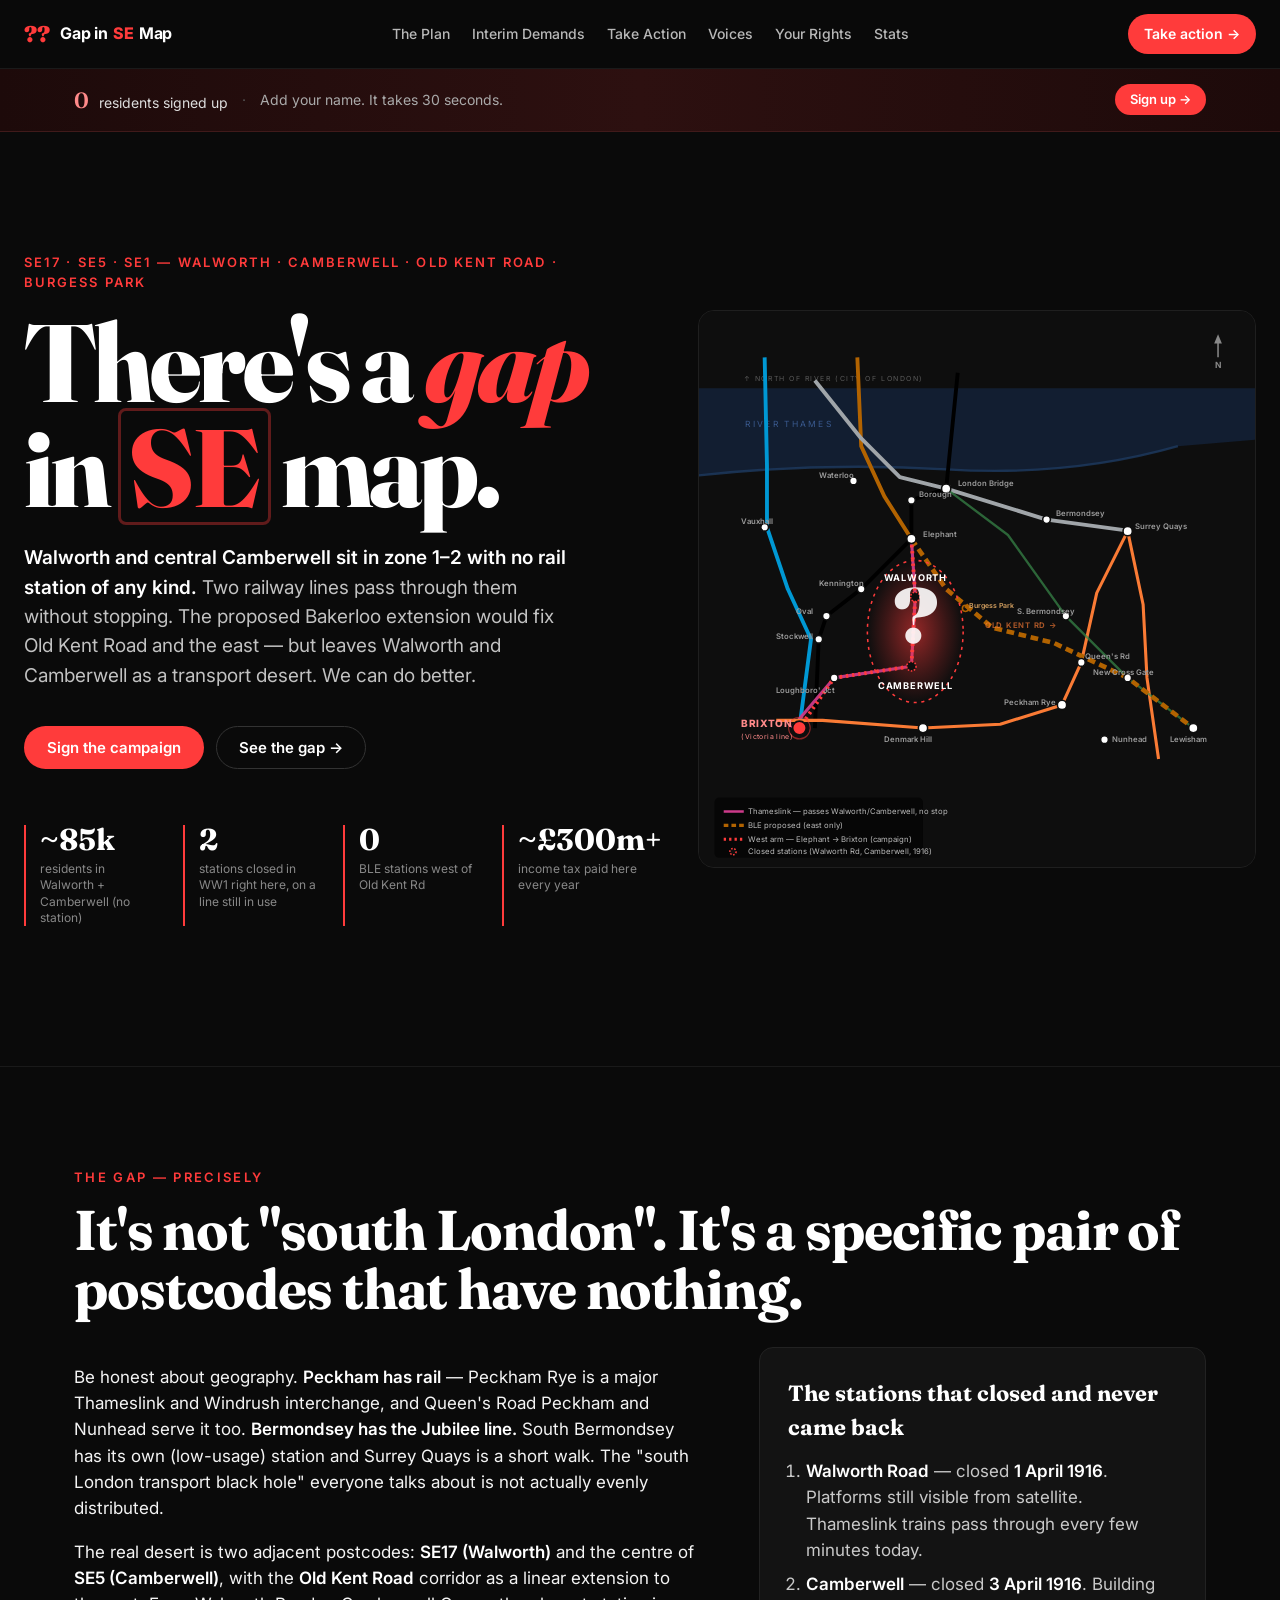
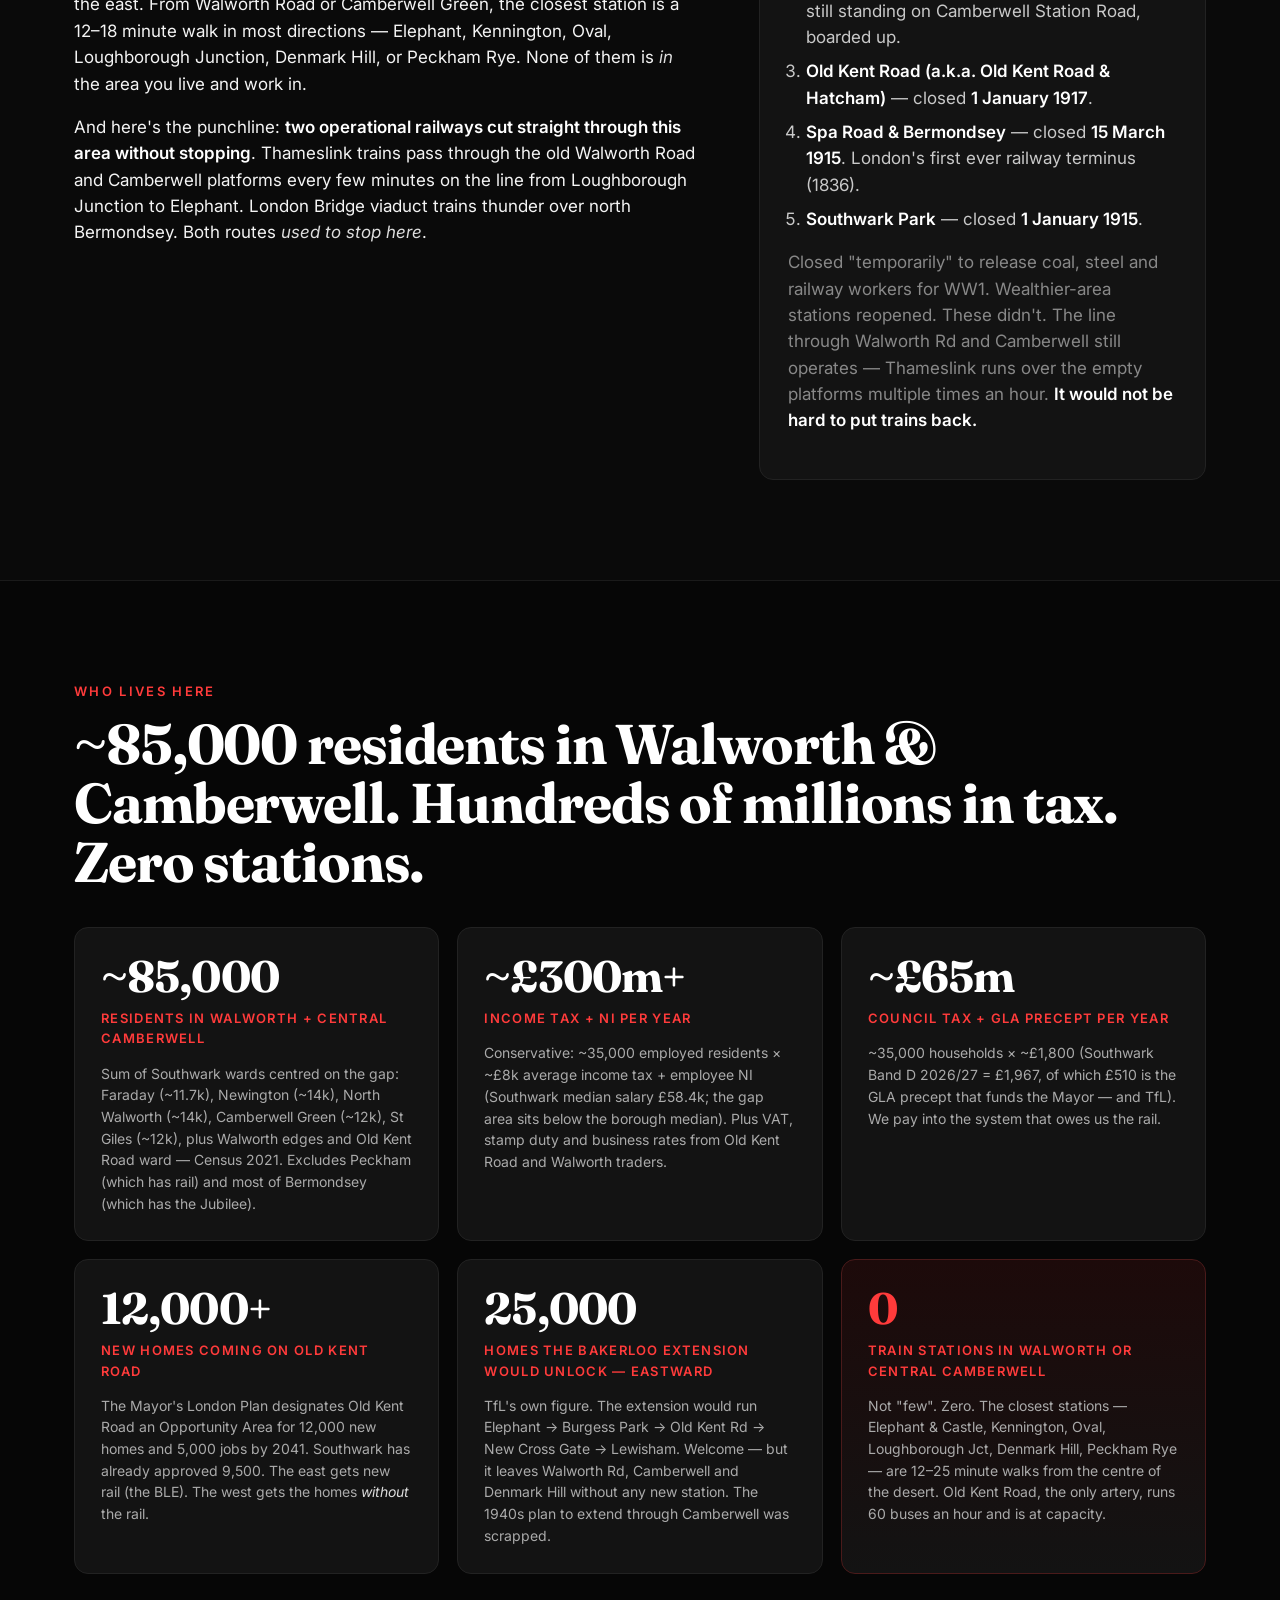
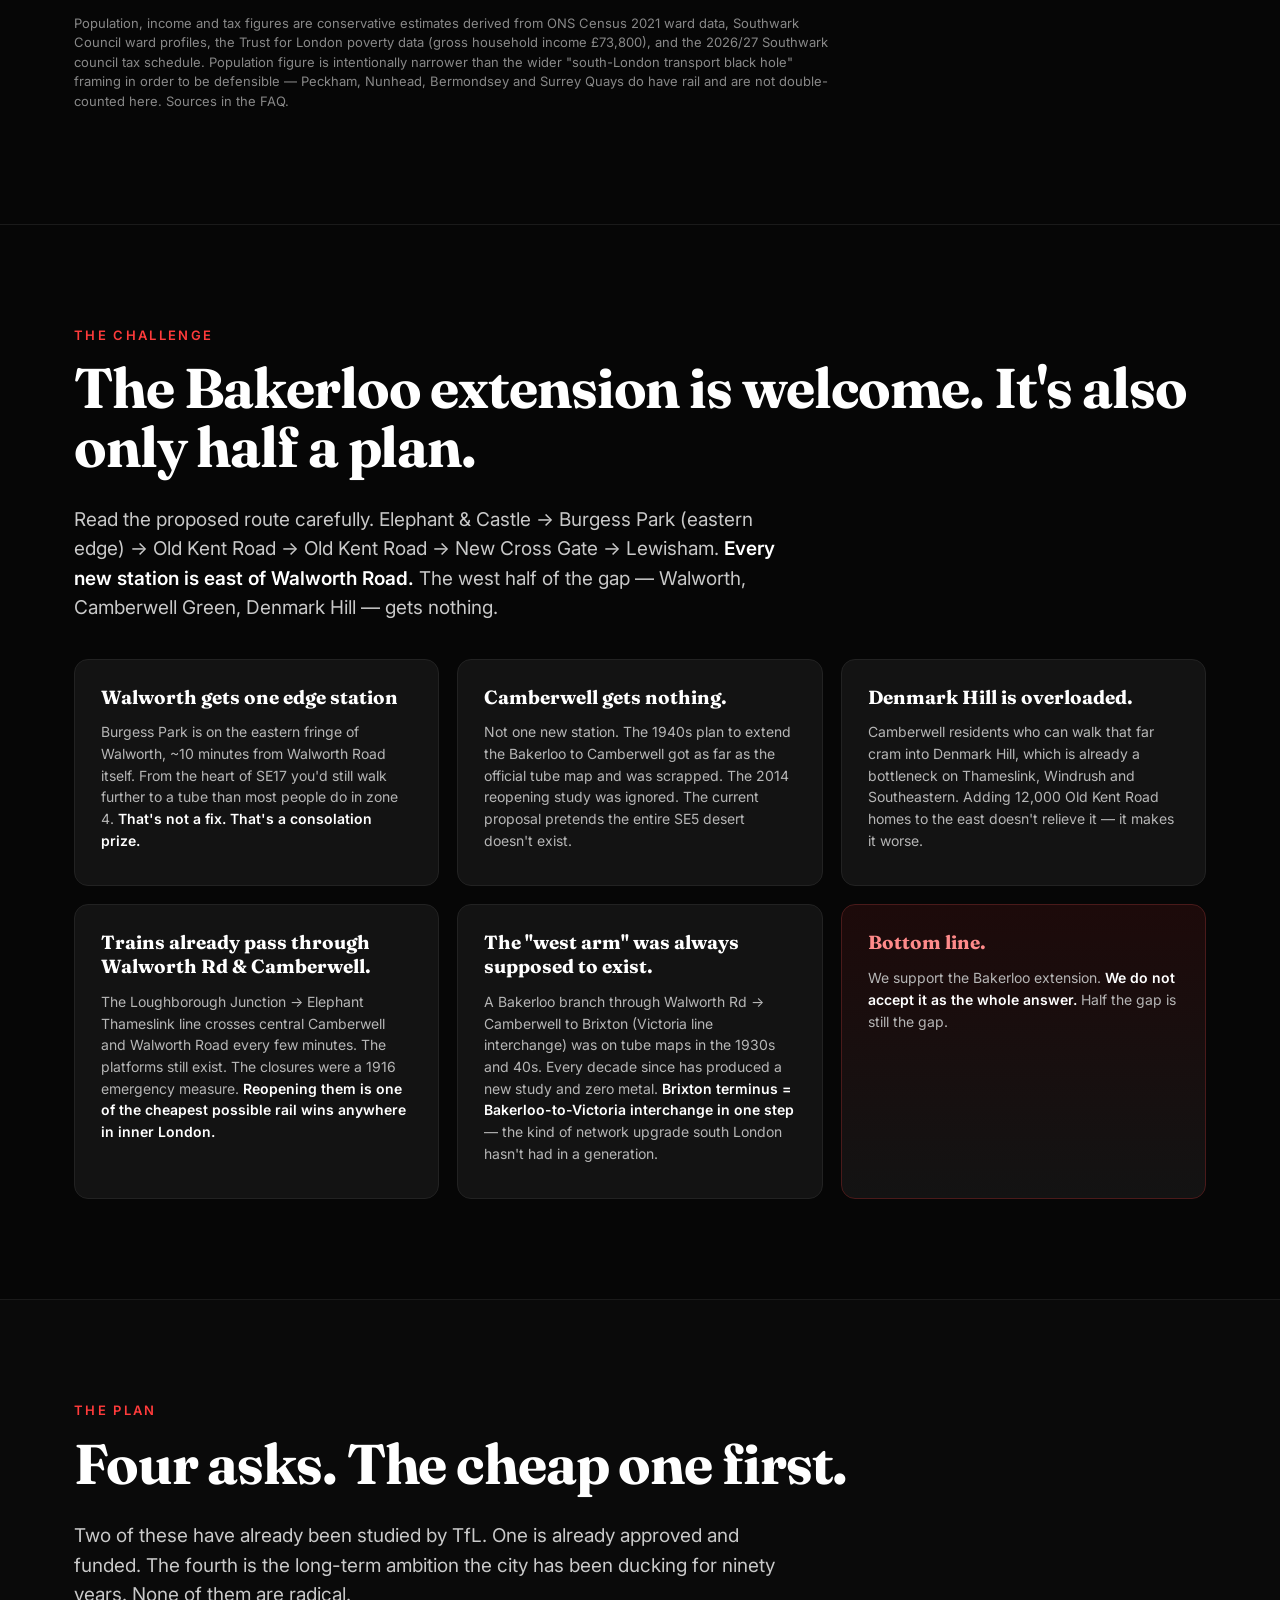
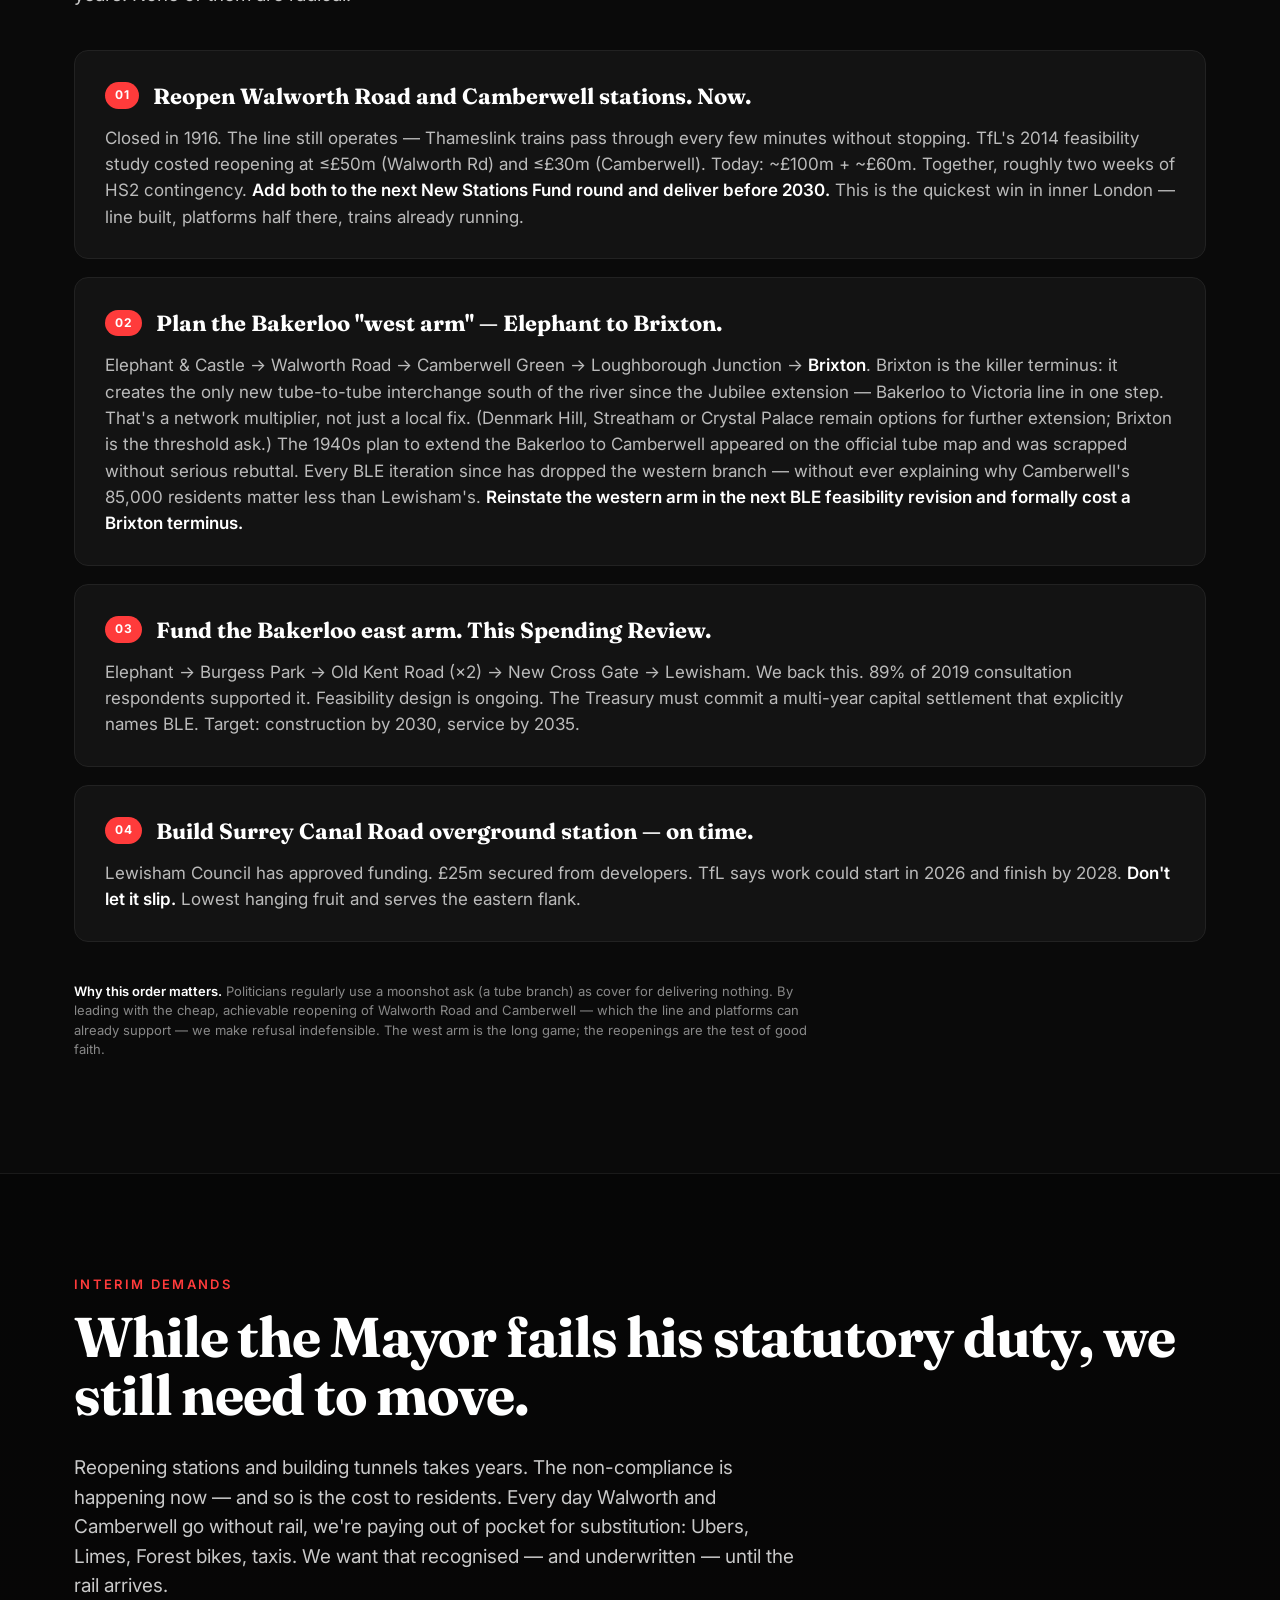
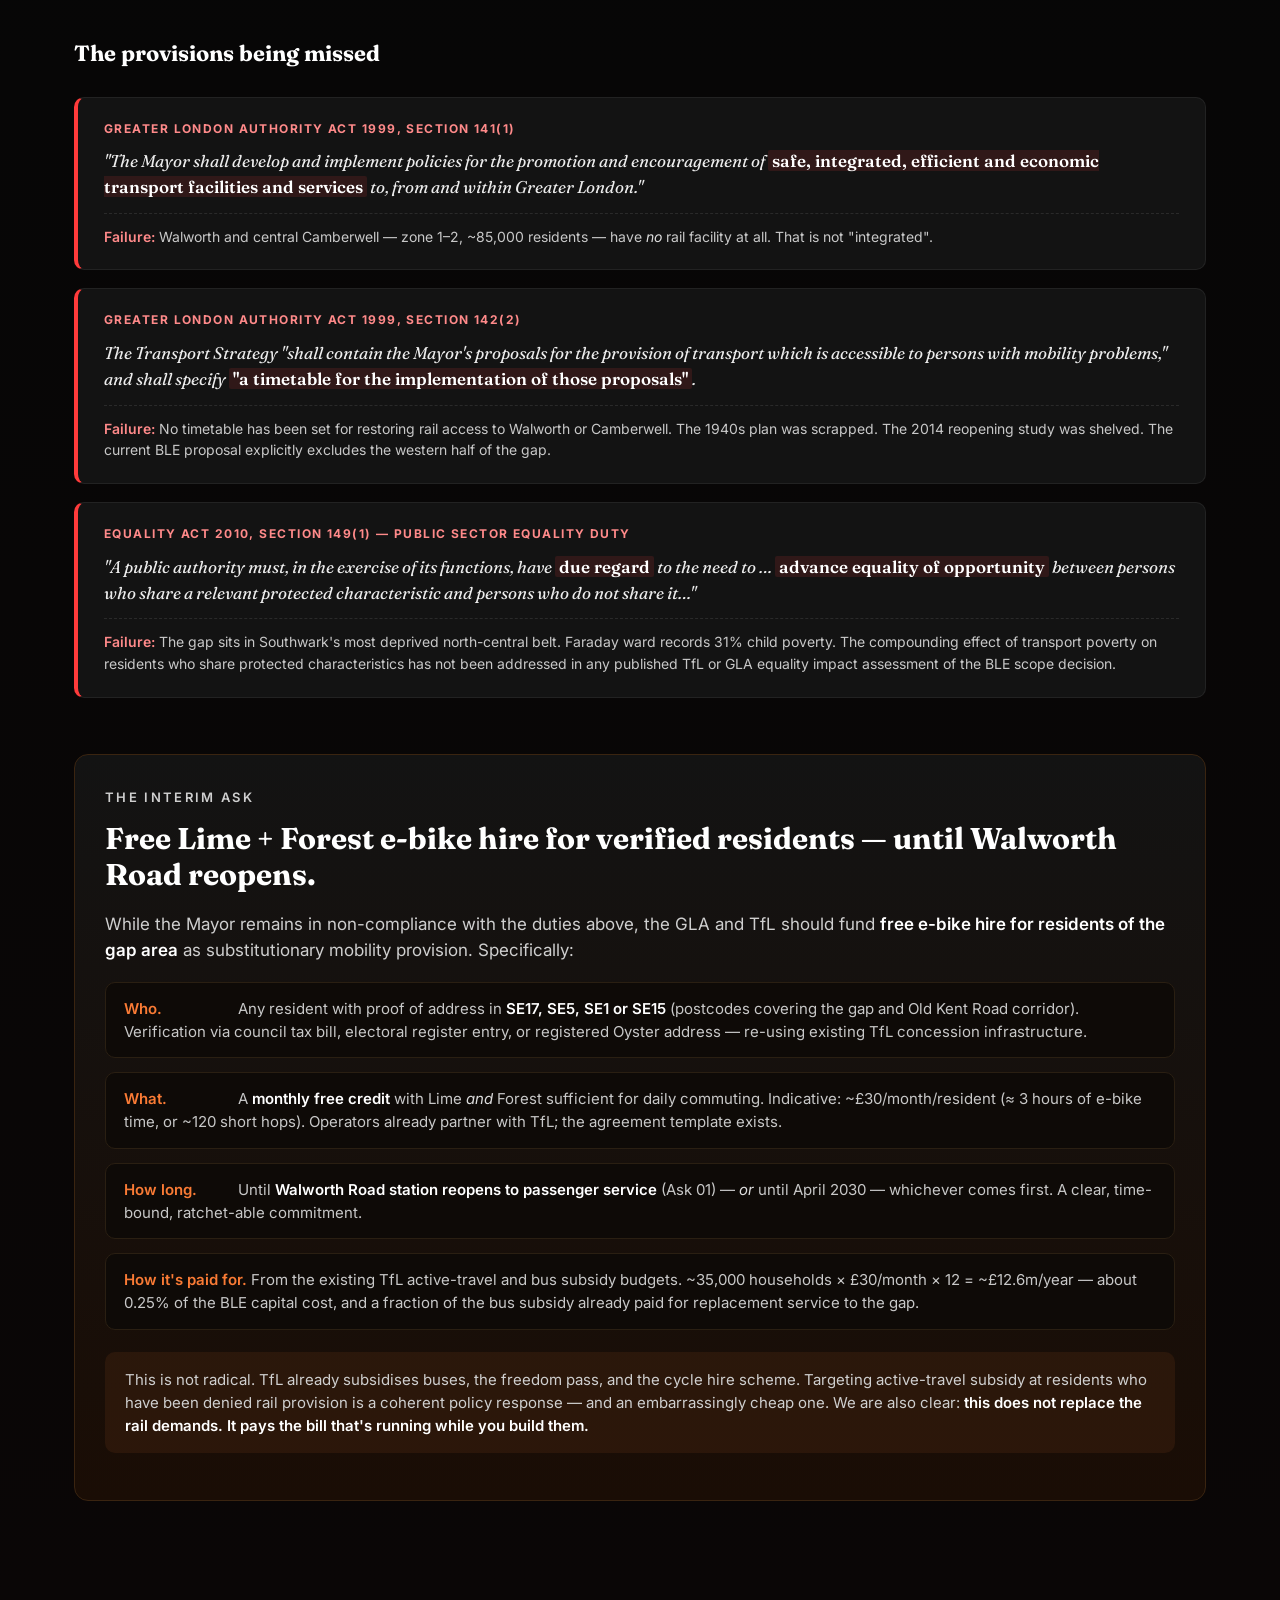
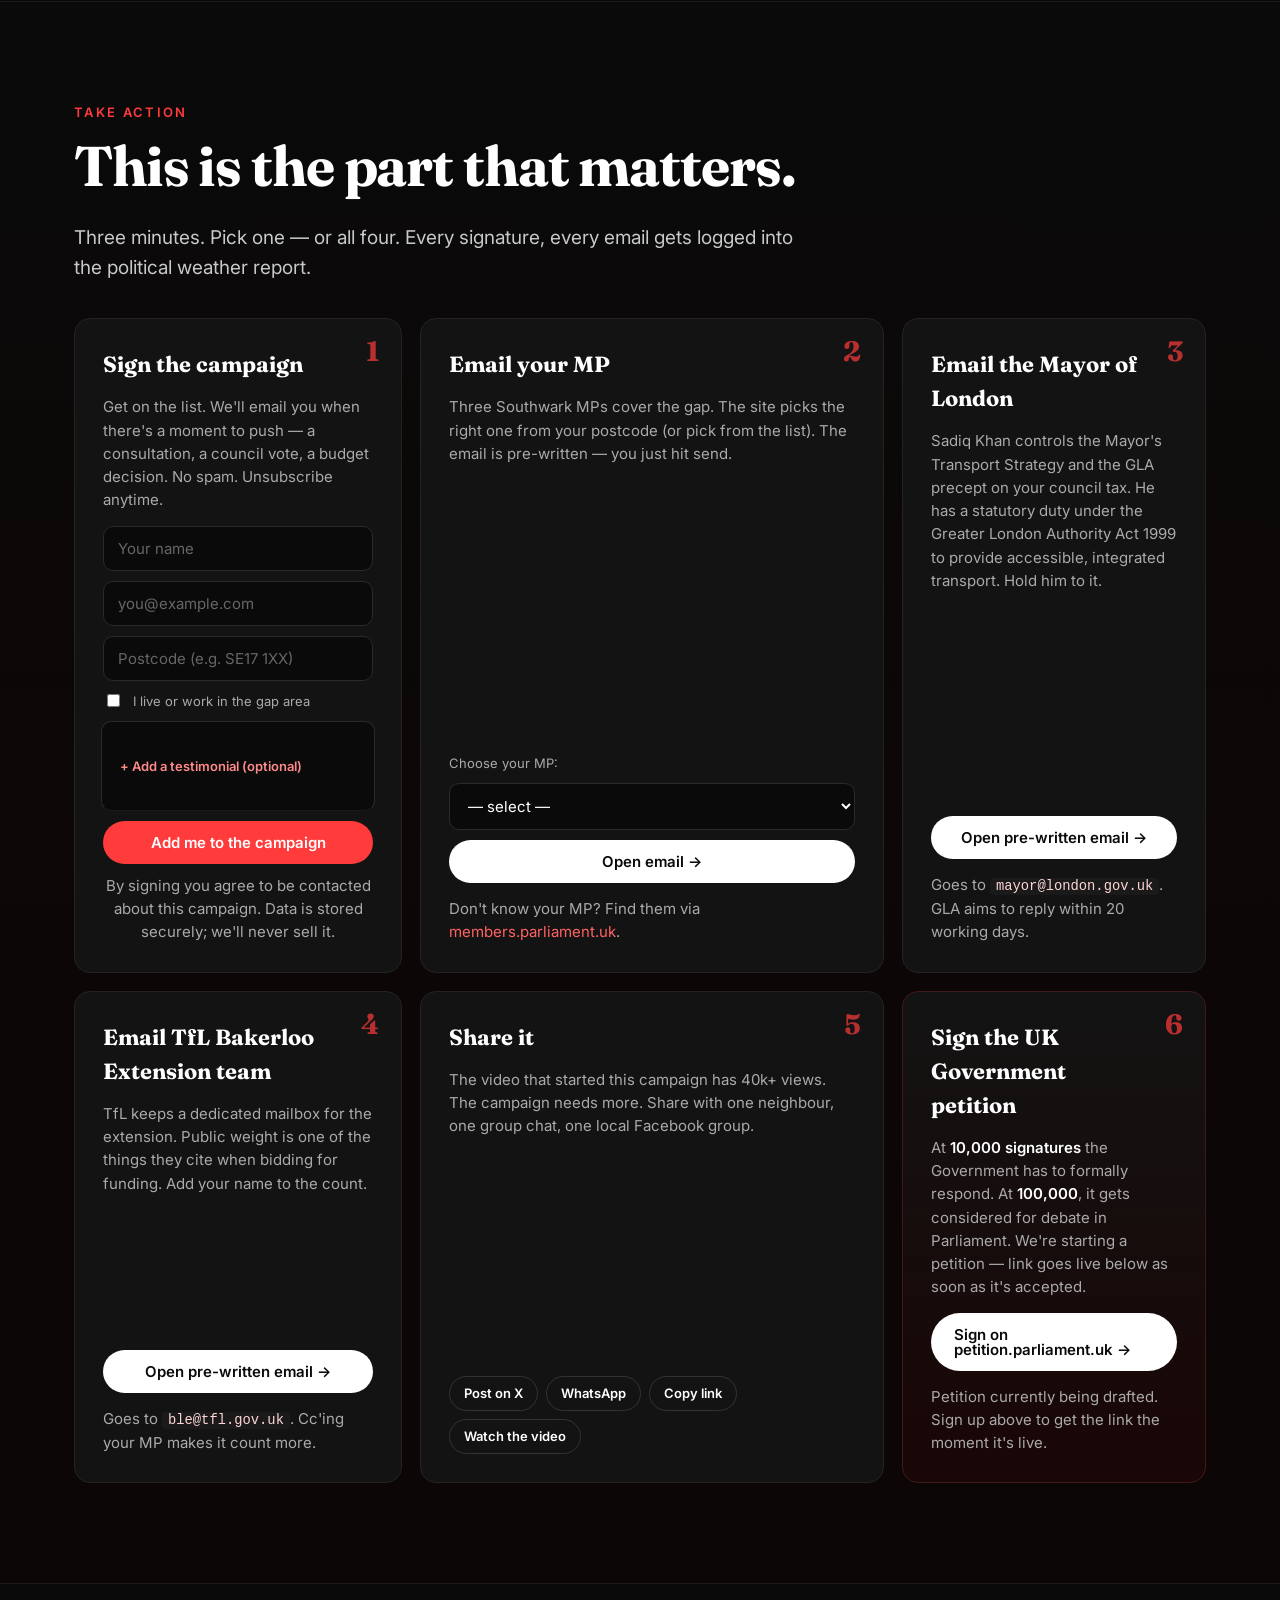
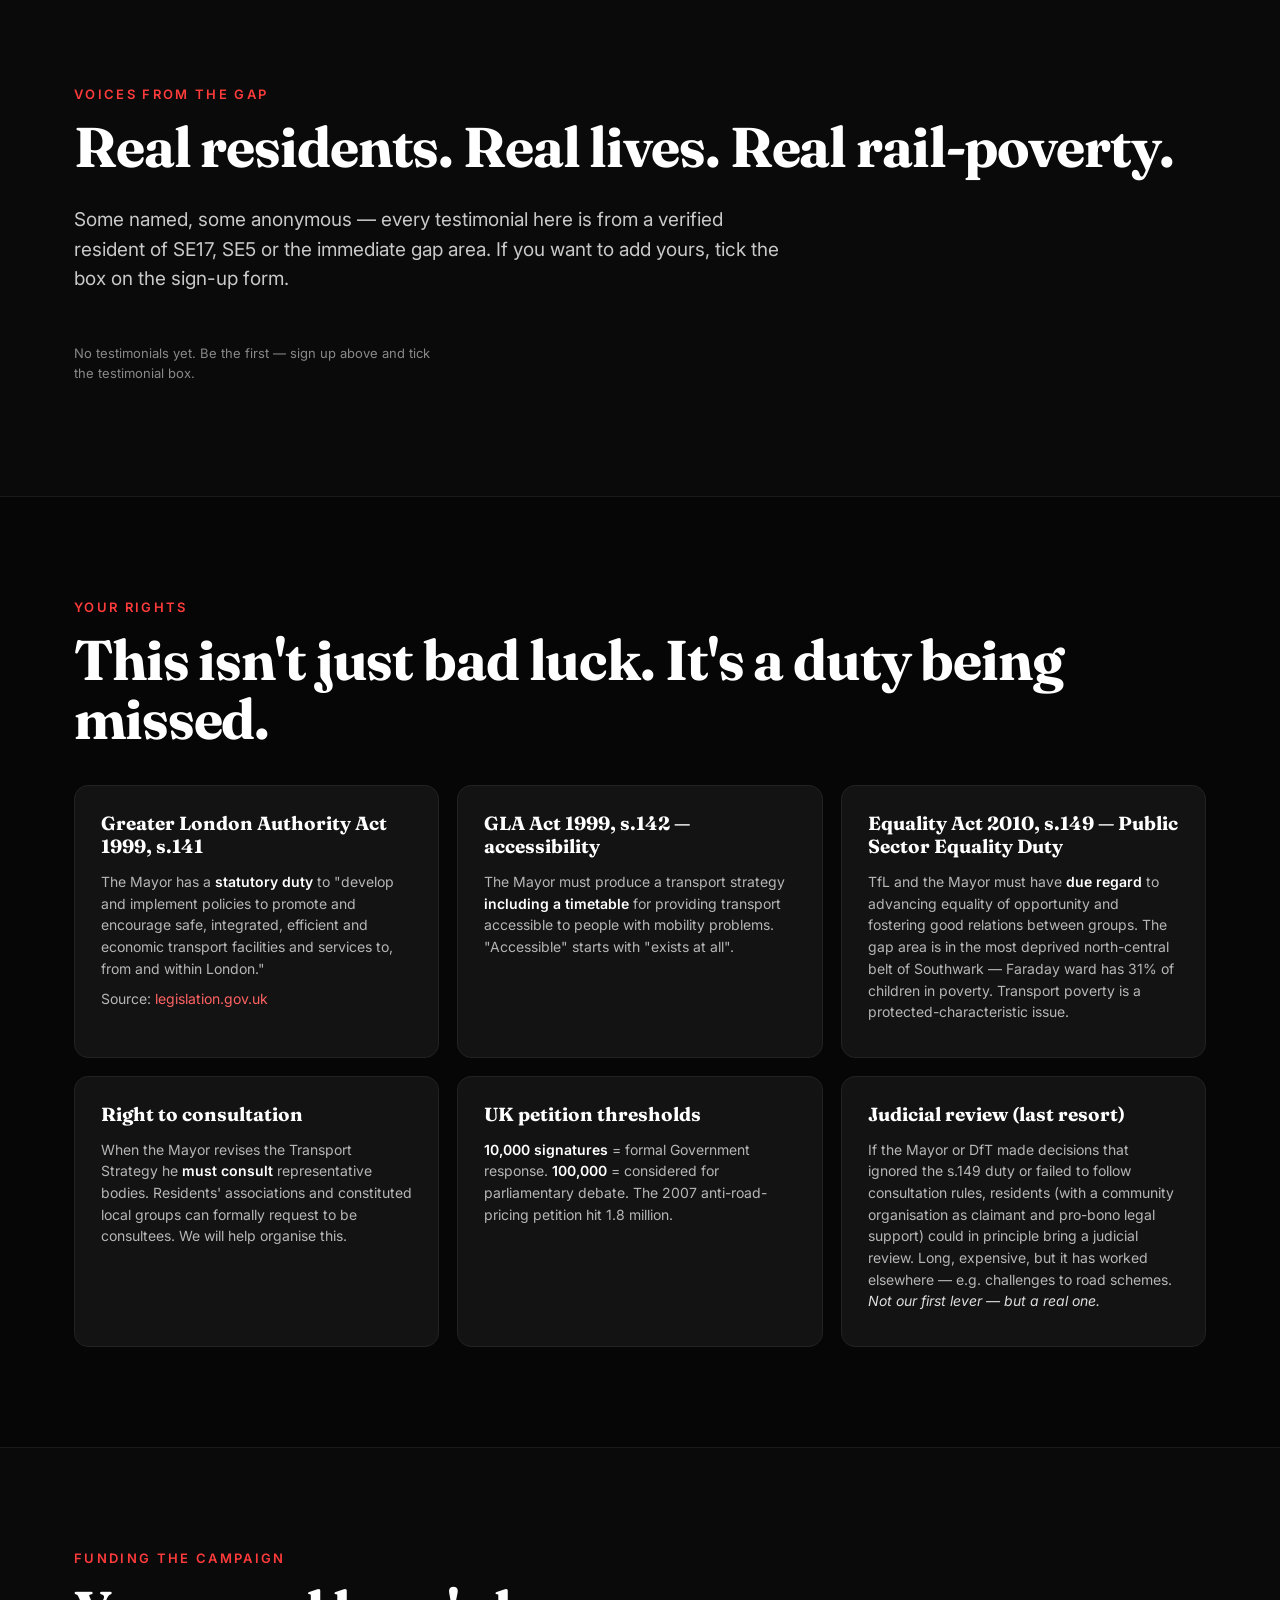
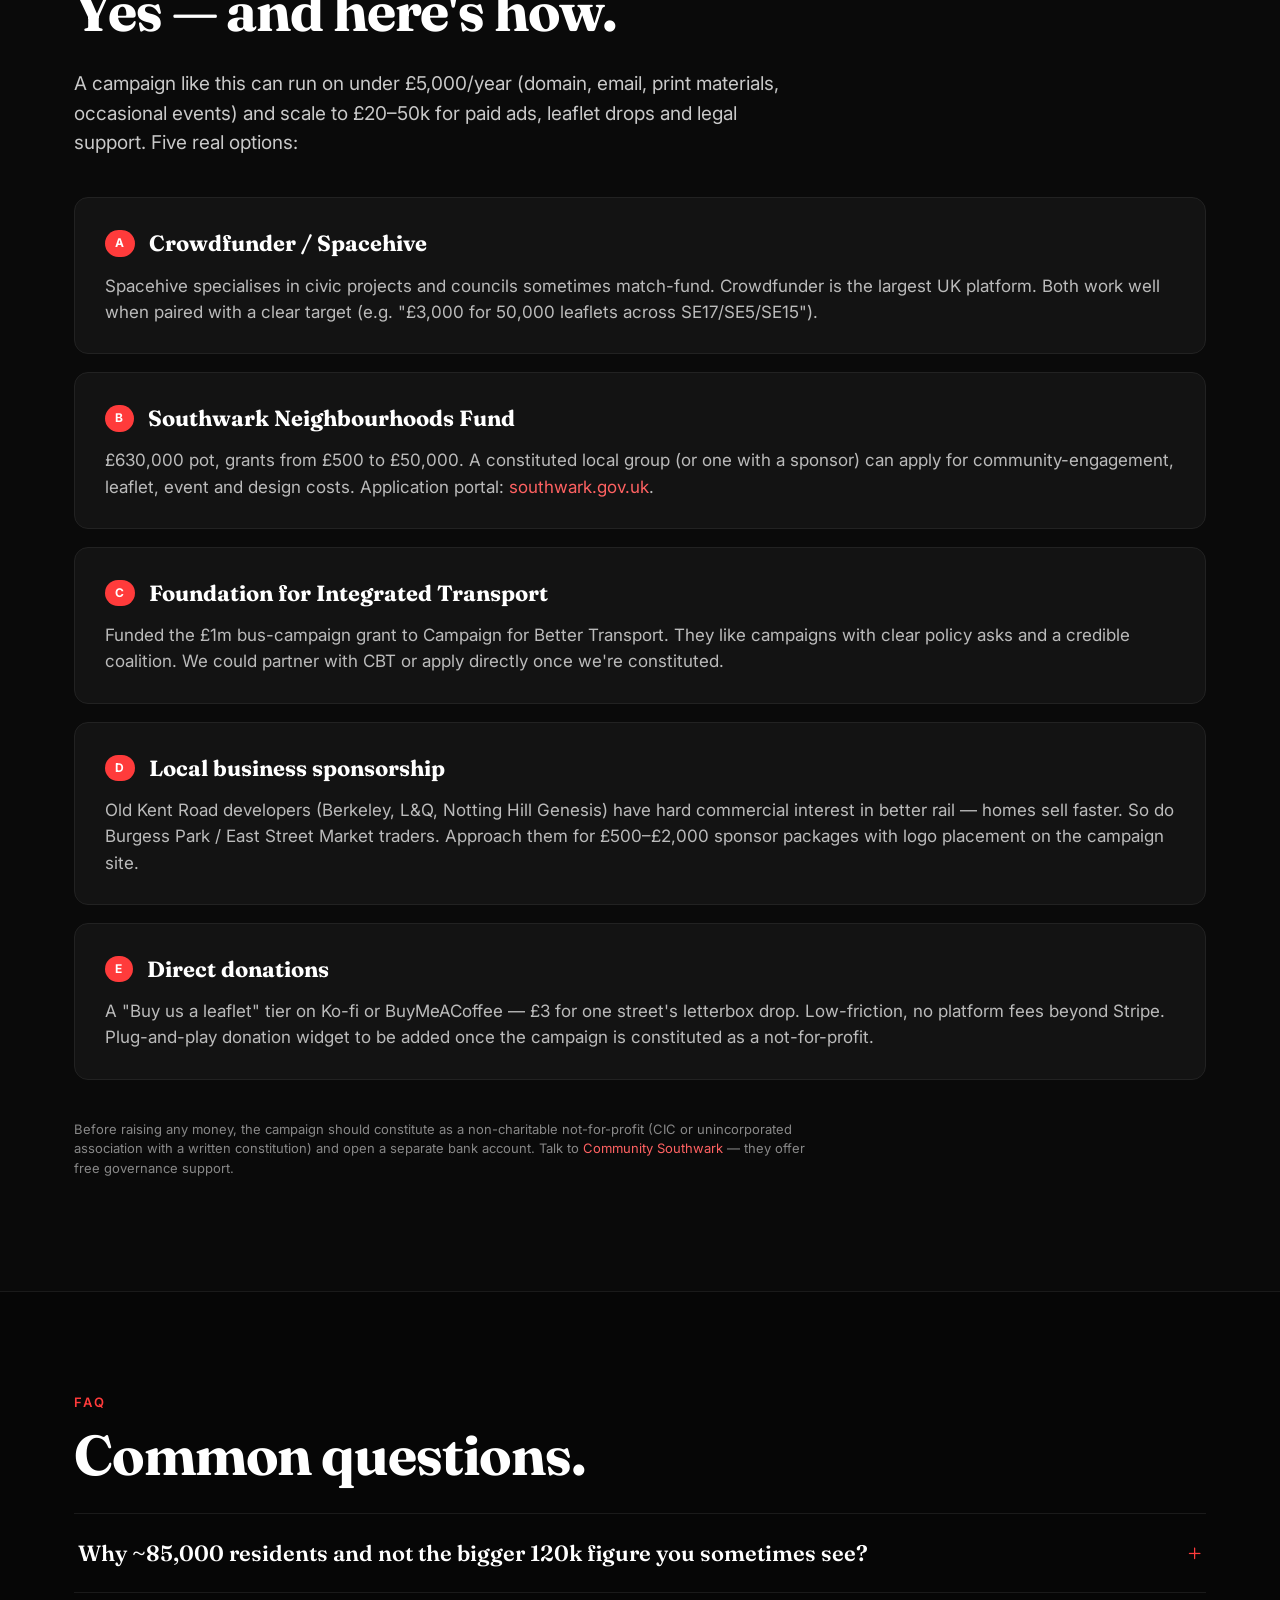
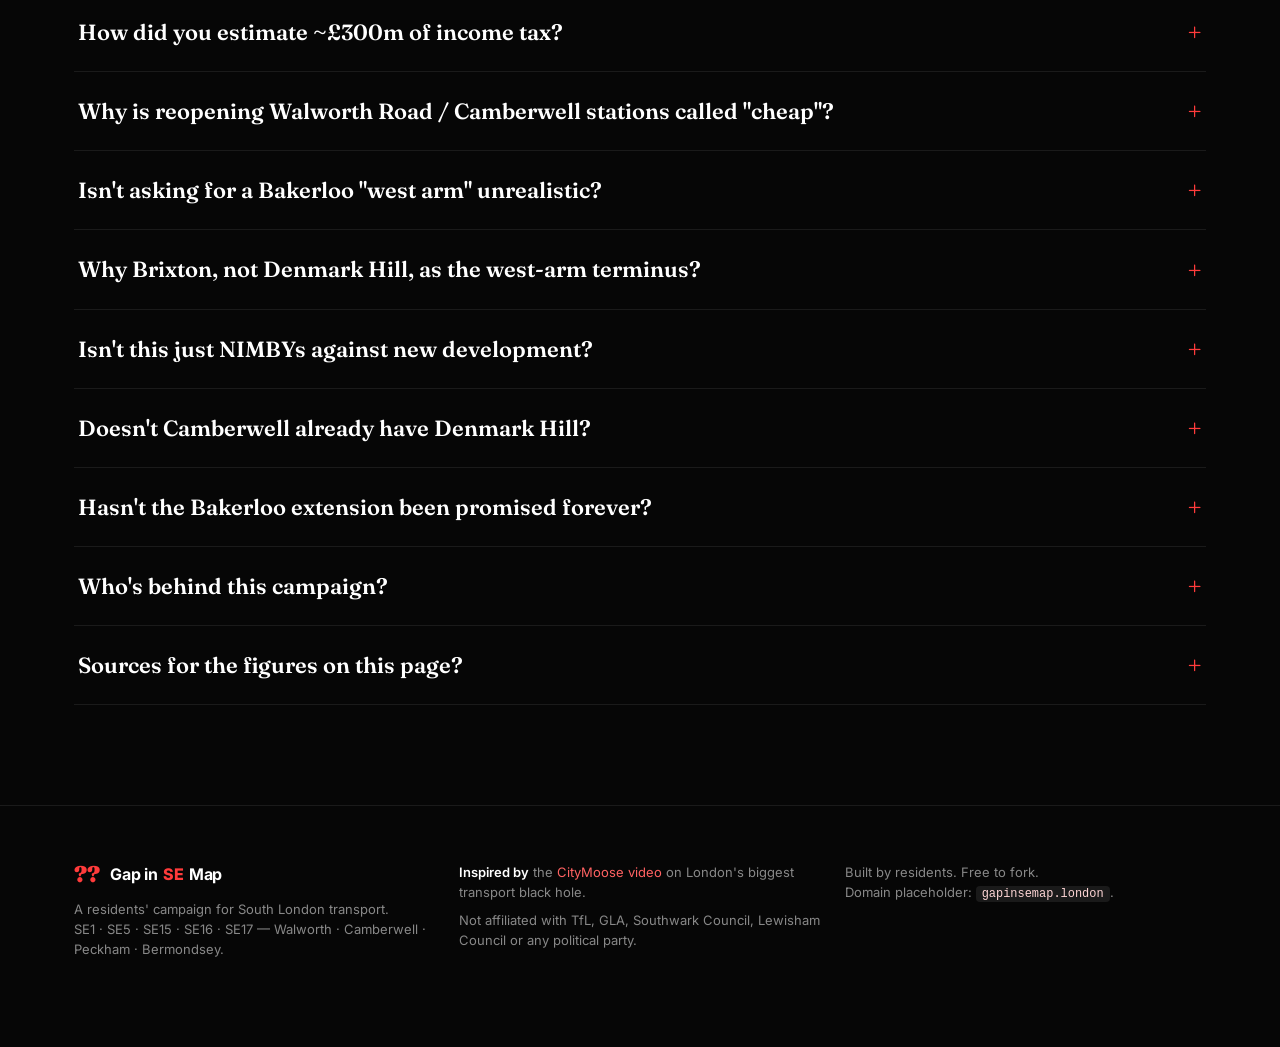
<file: index.html>
<!doctype html>
<html lang="en">
<head>
<meta charset="utf-8">
<meta name="viewport" content="width=device-width, initial-scale=1, viewport-fit=cover">
<title>Gap in SE Map — Reconnect South London (SE1 · SE5 · SE15 · SE16 · SE17)</title>
<meta name="description" content="SE1, SE5, SE15, SE16, SE17 — Walworth, Camberwell, North Peckham and Bermondsey. 120,000+ Londoners in zone 1–2 with no train station. Sign up. Write to power. Fix the gap.">
<meta property="og:title" content="Gap in SE Map — Reconnect South London">
<meta property="og:description" content="120,000 Londoners across SE1, SE5, SE15, SE16 and SE17 with no train station in zone 1–2. Fund the Bakerloo extension. Reopen Camberwell and Walworth Road.">
<meta property="og:type" content="website">
<meta name="theme-color" content="#0a0a0a">
<link rel="preconnect" href="https://fonts.googleapis.com">
<link rel="preconnect" href="https://fonts.gstatic.com" crossorigin>
<link href="https://fonts.googleapis.com/css2?family=Inter:wght@400;500;600;700;800&family=Fraunces:wght@500;700;900&display=swap" rel="stylesheet">
<link rel="stylesheet" href="style.css">
</head>
<body>

<header class="nav">
  <a href="#top" class="brand">
    <span class="brand-mark" aria-hidden="true">??</span>
    <span class="brand-text">Gap in <span class="se">SE</span> Map</span>
  </a>
  <nav class="nav-links" aria-label="Primary">
    <a href="#asks">The Plan</a>
    <a href="#interim">Interim Demands</a>
    <a href="#act">Take Action</a>
    <a href="#voices">Voices</a>
    <a href="#rights">Your Rights</a>
    <a href="stats.html">Stats</a>
  </nav>
  <a href="#act" class="nav-cta">Take action →</a>
</header>

<main id="top">

<aside class="signup-strip" id="signup-strip" hidden>
  <div class="container signup-strip-inner">
    <span class="strip-count">
      <strong id="signup-count">—</strong>
      <span>residents signed up</span>
    </span>
    <span class="strip-sep" aria-hidden="true">·</span>
    <span class="strip-cta-text">Add your name. It takes 30 seconds.</span>
    <a href="#act" class="btn btn-primary btn-sm">Sign up →</a>
  </div>
</aside>

<section class="hero">
  <div class="hero-inner">
    <p class="kicker">SE17 · SE5 · SE1 — Walworth · Camberwell · Old Kent Road · Burgess Park</p>
    <h1 class="hero-title">
      There's a <span class="hl">gap</span><br>
      in <span class="se-display">SE</span> map.
    </h1>
    <p class="hero-sub">
      <strong>Walworth and central Camberwell sit in zone 1–2 with no rail station of any kind.</strong>
      Two railway lines pass through them without stopping. The proposed Bakerloo
      extension would fix Old Kent Road and the east — but leaves Walworth and
      Camberwell as a transport desert. We can do better.
    </p>
    <div class="hero-ctas">
      <a href="#act" class="btn btn-primary">Sign the campaign</a>
      <a href="#gap" class="btn btn-ghost">See the gap →</a>
    </div>
    <ul class="hero-stats" role="list">
      <li><strong>~85k</strong><span>residents in Walworth + Camberwell (no station)</span></li>
      <li><strong>2</strong><span>stations closed in WW1 right here, on a line still in use</span></li>
      <li><strong>0</strong><span>BLE stations west of Old Kent Rd</span></li>
      <li><strong>~£300m+</strong><span>income tax paid here every year</span></li>
    </ul>
  </div>
  <div class="hero-map" aria-hidden="true">
    <!--
      Schematic, but topologically accurate to inner south London geography.
      Origin (0,0) = top-left = roughly 51.515°N / -0.140°W (Vauxhall NW).
      Bottom right = roughly 51.43°N / 0.00°E (Lewisham SE).
      Thames runs across the top with London Bridge on the SOUTH side.
      All ~20 station positions reflect actual relative locations.
    -->
    <svg viewBox="0 0 720 720" xmlns="http://www.w3.org/2000/svg" role="img"
         aria-label="Map of inner south London showing the Walworth-Camberwell transport gap, surrounding stations, the proposed Bakerloo extension east arm and our proposed west arm to Brixton">
      <defs>
        <radialGradient id="gapGrad" cx="50%" cy="50%" r="50%">
          <stop offset="0%" stop-color="#ff3b3b" stop-opacity="0.55"/>
          <stop offset="65%" stop-color="#ff3b3b" stop-opacity="0.18"/>
          <stop offset="100%" stop-color="#ff3b3b" stop-opacity="0"/>
        </radialGradient>
      </defs>
      <rect width="720" height="720" fill="#0e0e0e"/>

      <!-- ============ River Thames — runs W-E across top with bend ============ -->
      <path d="M-20 215 Q150 195 320 205 Q480 215 620 175 L740 165 L740 100 L-20 100 Z"
            fill="#142948" opacity="0.6"/>
      <path d="M-20 215 Q150 195 320 205 Q480 215 620 175"
            stroke="#1d3a5f" stroke-width="3" fill="none" opacity="0.8"/>
      <text x="60" y="150" font-family="Inter, sans-serif" font-size="11" fill="#3a5a8f" letter-spacing="3">RIVER THAMES</text>
      <text x="58" y="90" font-family="Inter, sans-serif" font-size="9" fill="#5a5a5a" letter-spacing="2">↑ NORTH OF RIVER (CITY OF LONDON)</text>

      <!-- ============ Existing rail / tube lines ============ -->
      <!-- Northern line (black): from City via London Bridge → Borough → Elephant → Kennington → Oval → Stockwell → south -->
      <path d="M335 80 L320 230 L275 245 L275 295 L210 360 L165 395 L155 425 L150 540"
            stroke="#000" stroke-width="5" fill="none" stroke-linejoin="round"/>

      <!-- Bakerloo current (brown): from north via Waterloo to Elephant terminus -->
      <path d="M205 60 L210 175 L240 240 L275 295"
            stroke="#b26300" stroke-width="5" fill="none" stroke-linejoin="round"/>

      <!-- Victoria line (light blue): from north via Vauxhall → Stockwell → Brixton terminus -->
      <path d="M85 60 L88 200 L88 280 L115 360 L145 425 L130 540"
            stroke="#0098d4" stroke-width="5" fill="none" stroke-linejoin="round"/>

      <!-- Jubilee line (silver): runs east through Waterloo → Southwark → London Bridge → Bermondsey → Canada Water -->
      <path d="M150 90 L210 165 L260 215 L320 230 L450 270 L560 285"
            stroke="#a0a5a9" stroke-width="5" fill="none" stroke-linejoin="round"/>

      <!-- Thameslink (magenta) — passes through gap at Walworth Rd & Camberwell WITHOUT stopping today -->
      <path d="M275 295 L280 370 L275 460 L175 475 L120 540"
            stroke="#cc3a8a" stroke-width="4" fill="none" stroke-linejoin="round" opacity="0.95"/>

      <!-- Windrush line (orange) — Surrey Quays → Queens Rd Peckham → Peckham Rye → Denmark Hill → Clapham branch -->
      <path d="M555 285 L515 365 L495 455 L470 510 L390 535 L290 540 L160 530 L100 530"
            stroke="#fa7b35" stroke-width="4" fill="none" stroke-linejoin="round"/>
      <!-- Windrush — south branch: Surrey Quays → New Cross Gate → Brockley → Forest Hill -->
      <path d="M555 285 L575 380 L580 475 L595 580"
            stroke="#fa7b35" stroke-width="4" fill="none" stroke-linejoin="round"/>

      <!-- Southeastern (green-ish) — London Bridge → New Cross → Lewisham — pass-through, no stops in gap -->
      <path d="M320 230 L400 290 L475 395 L555 475 L640 540"
            stroke="#3a8a4a" stroke-width="3" fill="none" stroke-linejoin="round" opacity="0.7"/>

      <!-- ============ Proposed BLE east arm (brown dashed): Elephant → Burgess Park → OKR(×2) → New Cross Gate → Lewisham ============ -->
      <path d="M275 295 L320 360 L380 410 L460 430 L555 475 L640 540"
            stroke="#b26300" stroke-width="6" fill="none" stroke-dasharray="10 6" stroke-linejoin="round"/>
      <!-- BLE proposed station marker: Burgess Park (eastern edge of Walworth) -->
      <g>
        <circle cx="345" cy="385" r="4" fill="none" stroke="#b26300" stroke-width="2"/>
        <text x="350" y="385" font-family="Inter, sans-serif" font-size="9" fill="#d4a060" font-weight="600">Burgess Park</text>
      </g>

      <!-- ============ PROPOSED west arm (red dashed): Elephant → Walworth Rd → Camberwell Green → Loughborough Jct → Brixton ============ -->
      <path d="M275 295 L280 370 L275 460 L175 475 L130 540"
            stroke="#ff3b3b" stroke-width="5" fill="none" stroke-dasharray="3 5" stroke-linejoin="round"/>

      <!-- ============ The Gap — tight ellipse around Walworth Rd + Camberwell, not extending into Kennington/Oval ============ -->
      <ellipse cx="280" cy="415" rx="62" ry="92" fill="url(#gapGrad)"/>
      <ellipse cx="280" cy="415" rx="62" ry="92" fill="none"
               stroke="#ff3b3b" stroke-width="2" stroke-dasharray="4 6"/>

      <!-- ============ Existing stations as dots ============ -->
      <g fill="#fff" stroke="#0e0e0e" stroke-width="2">
        <!-- North-of-river / on-river crossings -->
        <circle cx="320" cy="230" r="6"/>   <!-- London Bridge (south of river — correct) -->
        <!-- Tube termini & key interchanges -->
        <circle cx="275" cy="295" r="6"/>   <!-- Elephant & Castle -->
        <circle cx="200" cy="220" r="5"/>   <!-- Waterloo -->
        <circle cx="275" cy="245" r="5"/>   <!-- Borough -->
        <circle cx="85"  cy="280" r="5"/>   <!-- Vauxhall -->
        <circle cx="210" cy="360" r="5"/>   <!-- Kennington -->
        <circle cx="165" cy="395" r="5"/>   <!-- Oval -->
        <circle cx="155" cy="425" r="5"/>   <!-- Stockwell -->
        <circle cx="175" cy="475" r="5"/>   <!-- Loughborough Junction -->
        <circle cx="290" cy="540" r="6"/>   <!-- Denmark Hill (south of Camberwell, slightly east in real geography) -->
        <circle cx="450" cy="270" r="5"/>   <!-- Bermondsey (Jubilee) -->
        <circle cx="555" cy="285" r="6"/>   <!-- Surrey Quays -->
        <circle cx="475" cy="395" r="5"/>   <!-- South Bermondsey -->
        <circle cx="495" cy="455" r="5"/>   <!-- Queen's Rd Peckham -->
        <circle cx="470" cy="510" r="6"/>   <!-- Peckham Rye -->
        <circle cx="525" cy="555" r="5"/>   <!-- Nunhead -->
        <circle cx="555" cy="475" r="5"/>   <!-- New Cross Gate -->
        <circle cx="640" cy="540" r="6"/>   <!-- Lewisham -->
      </g>

      <!-- ============ Brixton — terminus we want, highlighted ============ -->
      <circle cx="130" cy="540" r="9" fill="#ff3b3b" stroke="#0e0e0e" stroke-width="2.5"/>
      <circle cx="130" cy="540" r="14" fill="none" stroke="#ff3b3b" stroke-width="1.5" opacity="0.5"/>

      <!-- ============ Phantom closed stations inside the gap (Walworth Rd, Camberwell) ============ -->
      <g fill="#0e0e0e" stroke="#ff3b3b" stroke-width="2">
        <circle cx="280" cy="370" r="6" stroke-dasharray="2 2"/>  <!-- Walworth Rd -->
        <circle cx="275" cy="460" r="6" stroke-dasharray="2 2"/>  <!-- Camberwell -->
      </g>

      <!-- Big question mark inside gap -->
      <text x="280" y="430" text-anchor="middle" font-family="Fraunces, serif"
            font-size="100" font-weight="900" fill="#fff" opacity="0.9">?</text>

      <!-- ============ Big area labels — INSIDE the gap, framing the void ============ -->
      <g font-family="Inter, system-ui, sans-serif" font-size="12" fill="#fff" font-weight="700" letter-spacing="1">
        <text x="280" y="350" text-anchor="middle">WALWORTH</text>
        <text x="280" y="490" text-anchor="middle">CAMBERWELL</text>
        <text x="370" y="410" font-size="10" opacity="0.65" fill="#fa7b35">OLD KENT RD →</text>
      </g>

      <!-- ============ Station labels ============ -->
      <g font-family="Inter, system-ui, sans-serif" font-size="10" fill="#9b9b9b" font-weight="600">
        <text x="335" y="227">London Bridge</text>
        <text x="290" y="293">Elephant</text>
        <text x="155" y="216">Waterloo</text>
        <text x="285" y="241">Borough</text>
        <text x="55"  y="276">Vauxhall</text>
        <text x="155" y="356">Kennington</text>
        <text x="125" y="392">Oval</text>
        <text x="100" y="425">Stockwell</text>
        <text x="100" y="494">Loughboro' Jct</text>
        <text x="240" y="558">Denmark Hill</text>
        <text x="462" y="266">Bermondsey</text>
        <text x="565" y="282">Surrey Quays</text>
        <text x="412" y="392">S. Bermondsey</text>
        <text x="500" y="450">Queen's Rd</text>
        <text x="395" y="510">Peckham Rye</text>
        <text x="535" y="558">Nunhead</text>
        <text x="510" y="471">New Cross Gate</text>
        <text x="610" y="558">Lewisham</text>
      </g>

      <!-- Brixton callout -->
      <g font-family="Inter, system-ui, sans-serif">
        <text x="55" y="538" font-size="13" fill="#ff8a8a" font-weight="800" letter-spacing="0.5">BRIXTON</text>
        <text x="55" y="554" font-size="9" fill="#ff8a8a" letter-spacing="0.5">(Victoria line)</text>
      </g>

      <!-- North arrow -->
      <g transform="translate(672 60)" fill="#666">
        <line x1="0" y1="0" x2="0" y2="-22" stroke="#888" stroke-width="2"/>
        <polygon points="0,-30 -5,-18 5,-18" fill="#888"/>
        <text x="-4" y="14" font-family="Inter" font-size="11" fill="#888" font-weight="700">N</text>
      </g>

      <!-- Legend -->
      <g font-family="Inter, system-ui, sans-serif" font-size="10" fill="#bbb">
        <rect x="20" y="630" width="270" height="78" fill="#000" opacity="0.6" rx="6"/>
        <line x1="32" y1="648" x2="58" y2="648" stroke="#cc3a8a" stroke-width="3"/>
        <text x="64" y="651">Thameslink — passes Walworth/Camberwell, no stop</text>
        <line x1="32" y1="666" x2="58" y2="666" stroke="#b26300" stroke-width="4" stroke-dasharray="6 4"/>
        <text x="64" y="669">BLE proposed (east only)</text>
        <line x1="32" y1="684" x2="58" y2="684" stroke="#ff3b3b" stroke-width="4" stroke-dasharray="3 4"/>
        <text x="64" y="687">West arm — Elephant → Brixton (campaign)</text>
        <circle cx="44" cy="700" r="4" fill="#0e0e0e" stroke="#ff3b3b" stroke-width="2" stroke-dasharray="2 2"/>
        <text x="64" y="703">Closed stations (Walworth Rd, Camberwell, 1916)</text>
      </g>
    </svg>
  </div>
</section>

<section id="gap" class="section">
  <div class="container">
    <p class="section-eyebrow">The gap — precisely</p>
    <h2 class="section-title">It's not "south London". It's a specific pair of postcodes that have nothing.</h2>
    <div class="two-col">
      <div>
        <p>
          Be honest about geography. <strong>Peckham has rail</strong> — Peckham Rye is a
          major Thameslink and Windrush interchange, and Queen's Road Peckham and Nunhead
          serve it too. <strong>Bermondsey has the Jubilee line.</strong> South Bermondsey has
          its own (low-usage) station and Surrey Quays is a short walk. The "south London
          transport black hole" everyone talks about is not actually evenly distributed.
        </p>
        <p>
          The real desert is two adjacent postcodes: <strong>SE17 (Walworth)</strong> and
          the centre of <strong>SE5 (Camberwell)</strong>, with the
          <strong>Old Kent Road</strong> corridor as a linear extension to the east. From
          Walworth Road or Camberwell Green, the closest station is a 12–18 minute walk in
          most directions — Elephant, Kennington, Oval, Loughborough Junction, Denmark Hill,
          or Peckham Rye. None of them is <em>in</em> the area you live and work in.
        </p>
        <p>
          And here's the punchline: <strong>two operational railways cut straight through
          this area without stopping</strong>. Thameslink trains pass through the old Walworth
          Road and Camberwell platforms every few minutes on the line from Loughborough
          Junction to Elephant. London Bridge viaduct trains thunder over north Bermondsey.
          Both routes <em>used to stop here</em>.
        </p>
      </div>
      <aside class="callout">
        <h3>The stations that closed and never came back</h3>
        <ol class="ghost-list">
          <li><strong>Walworth Road</strong> — closed <strong>1 April 1916</strong>. Platforms still visible from satellite. Thameslink trains pass through every few minutes today.</li>
          <li><strong>Camberwell</strong> — closed <strong>3 April 1916</strong>. Building still standing on Camberwell Station Road, boarded up.</li>
          <li><strong>Old Kent Road (a.k.a. Old Kent Road & Hatcham)</strong> — closed <strong>1 January 1917</strong>.</li>
          <li><strong>Spa Road & Bermondsey</strong> — closed <strong>15 March 1915</strong>. London's first ever railway terminus (1836).</li>
          <li><strong>Southwark Park</strong> — closed <strong>1 January 1915</strong>.</li>
        </ol>
        <p class="muted">
          Closed "temporarily" to release coal, steel and railway workers for WW1.
          Wealthier-area stations reopened. These didn't. The line through Walworth Rd and
          Camberwell still operates — Thameslink runs over the empty platforms multiple times
          an hour. <strong>It would not be hard to put trains back.</strong>
        </p>
      </aside>
    </div>
  </div>
</section>

<section id="people" class="section section-alt">
  <div class="container">
    <p class="section-eyebrow">Who lives here</p>
    <h2 class="section-title">~85,000 residents in Walworth & Camberwell. Hundreds of millions in tax. Zero stations.</h2>

    <div class="stat-grid">
      <div class="stat-card">
        <div class="stat-num">~85,000</div>
        <div class="stat-label">residents in Walworth + central Camberwell</div>
        <p>
          Sum of Southwark wards centred on the gap: Faraday (~11.7k), Newington (~14k),
          North Walworth (~14k), Camberwell Green (~12k), St Giles (~12k), plus Walworth
          edges and Old Kent Road ward — Census 2021. Excludes Peckham (which has rail) and
          most of Bermondsey (which has the Jubilee).
        </p>
      </div>
      <div class="stat-card">
        <div class="stat-num">~£300m+</div>
        <div class="stat-label">income tax + NI per year</div>
        <p>
          Conservative: ~35,000 employed residents × ~£8k average income tax + employee NI
          (Southwark median salary £58.4k; the gap area sits below the borough median).
          Plus VAT, stamp duty and business rates from Old Kent Road and Walworth traders.
        </p>
      </div>
      <div class="stat-card">
        <div class="stat-num">~£65m</div>
        <div class="stat-label">council tax + GLA precept per year</div>
        <p>
          ~35,000 households × ~£1,800 (Southwark Band D 2026/27 = £1,967, of which £510 is
          the GLA precept that funds the Mayor — and TfL). We pay into the system that owes
          us the rail.
        </p>
      </div>
      <div class="stat-card">
        <div class="stat-num">12,000+</div>
        <div class="stat-label">new homes coming on Old Kent Road</div>
        <p>
          The Mayor's London Plan designates Old Kent Road an Opportunity Area for 12,000 new
          homes and 5,000 jobs by 2041. Southwark has already approved 9,500. The east gets
          new rail (the BLE). The west gets the homes <em>without</em> the rail.
        </p>
      </div>
      <div class="stat-card">
        <div class="stat-num">25,000</div>
        <div class="stat-label">homes the Bakerloo extension would unlock — eastward</div>
        <p>
          TfL's own figure. The extension would run Elephant → Burgess Park → Old Kent Rd →
          New Cross Gate → Lewisham. Welcome — but it leaves Walworth Rd, Camberwell and
          Denmark Hill without any new station. The 1940s plan to extend through Camberwell
          was scrapped.
        </p>
      </div>
      <div class="stat-card stat-emph">
        <div class="stat-num">0</div>
        <div class="stat-label">train stations in Walworth or central Camberwell</div>
        <p>
          Not "few". Zero. The closest stations — Elephant & Castle, Kennington, Oval,
          Loughborough Jct, Denmark Hill, Peckham Rye — are 12–25 minute walks from the
          centre of the desert. Old Kent Road, the only artery, runs 60 buses an hour and is
          at capacity.
        </p>
      </div>
    </div>

    <p class="footnote">
      Population, income and tax figures are conservative estimates derived from ONS Census
      2021 ward data, Southwark Council ward profiles, the Trust for London poverty data
      (gross household income £73,800), and the 2026/27 Southwark council tax schedule.
      Population figure is intentionally narrower than the wider "south-London transport
      black hole" framing in order to be defensible — Peckham, Nunhead, Bermondsey and
      Surrey Quays do have rail and are not double-counted here. Sources in the FAQ.
    </p>
  </div>
</section>

<section id="ble-not-enough" class="section section-alt">
  <div class="container">
    <p class="section-eyebrow">The challenge</p>
    <h2 class="section-title">The Bakerloo extension is welcome. It's also only half a plan.</h2>
    <p class="lede">
      Read the proposed route carefully. Elephant & Castle → Burgess Park (eastern edge) →
      Old Kent Road → Old Kent Road → New Cross Gate → Lewisham. <strong>Every new station is
      east of Walworth Road.</strong> The west half of the gap — Walworth, Camberwell Green,
      Denmark Hill — gets nothing.
    </p>

    <div class="rights-grid">
      <article class="right-card">
        <h3>Walworth gets one edge station</h3>
        <p>
          Burgess Park is on the eastern fringe of Walworth, ~10 minutes from Walworth Road
          itself. From the heart of SE17 you'd still walk further to a tube than most people
          do in zone 4. <strong>That's not a fix. That's a consolation prize.</strong>
        </p>
      </article>
      <article class="right-card">
        <h3>Camberwell gets nothing.</h3>
        <p>
          Not one new station. The 1940s plan to extend the Bakerloo to Camberwell got as far
          as the official tube map and was scrapped. The 2014 reopening study was ignored.
          The current proposal pretends the entire SE5 desert doesn't exist.
        </p>
      </article>
      <article class="right-card">
        <h3>Denmark Hill is overloaded.</h3>
        <p>
          Camberwell residents who can walk that far cram into Denmark Hill, which is already
          a bottleneck on Thameslink, Windrush and Southeastern. Adding 12,000 Old Kent Road
          homes to the east doesn't relieve it — it makes it worse.
        </p>
      </article>
      <article class="right-card">
        <h3>Trains already pass through Walworth Rd & Camberwell.</h3>
        <p>
          The Loughborough Junction → Elephant Thameslink line crosses central Camberwell and
          Walworth Road every few minutes. The platforms still exist. The closures were a
          1916 emergency measure. <strong>Reopening them is one of the cheapest possible
          rail wins anywhere in inner London.</strong>
        </p>
      </article>
      <article class="right-card">
        <h3>The "west arm" was always supposed to exist.</h3>
        <p>
          A Bakerloo branch through Walworth Rd → Camberwell to Brixton (Victoria line
          interchange) was on tube maps in the 1930s and 40s. Every decade since has produced
          a new study and zero metal. <strong>Brixton terminus = Bakerloo-to-Victoria
          interchange in one step</strong> — the kind of network upgrade south London hasn't
          had in a generation.
        </p>
      </article>
      <article class="right-card right-emph">
        <h3>Bottom line.</h3>
        <p>
          We support the Bakerloo extension. <strong>We do not accept it as the whole answer.</strong>
          Half the gap is still the gap.
        </p>
      </article>
    </div>
  </div>
</section>

<section id="asks" class="section">
  <div class="container">
    <p class="section-eyebrow">The plan</p>
    <h2 class="section-title">Four asks. The cheap one first.</h2>
    <p class="lede">
      Two of these have already been studied by TfL. One is already approved and funded.
      The fourth is the long-term ambition the city has been ducking for ninety years.
      None of them are radical.
    </p>

    <ol class="asks">
      <li>
        <h3><span class="ask-num">01</span> Reopen Walworth Road and Camberwell stations. Now.</h3>
        <p>
          Closed in 1916. The line still operates — Thameslink trains pass through every
          few minutes without stopping. TfL's 2014 feasibility study costed reopening at
          ≤£50m (Walworth Rd) and ≤£30m (Camberwell). Today: ~£100m + ~£60m. Together,
          roughly two weeks of HS2 contingency. <strong>Add both to the next New Stations
          Fund round and deliver before 2030.</strong> This is the quickest win in inner
          London — line built, platforms half there, trains already running.
        </p>
      </li>
      <li>
        <h3><span class="ask-num">02</span> Plan the Bakerloo "west arm" — Elephant to Brixton.</h3>
        <p>
          Elephant & Castle → Walworth Road → Camberwell Green → Loughborough Junction →
          <strong>Brixton</strong>. Brixton is the killer terminus: it creates the only
          new tube-to-tube interchange south of the river since the Jubilee extension —
          Bakerloo to Victoria line in one step. That's a network multiplier, not just a
          local fix. (Denmark Hill, Streatham or Crystal Palace remain options for further
          extension; Brixton is the threshold ask.) The 1940s plan to extend the Bakerloo
          to Camberwell appeared on the official tube map and was scrapped without serious
          rebuttal. Every BLE iteration since has dropped the western branch — without ever
          explaining why Camberwell's 85,000 residents matter less than Lewisham's.
          <strong>Reinstate the western arm in the next BLE feasibility revision and
          formally cost a Brixton terminus.</strong>
        </p>
      </li>
      <li>
        <h3><span class="ask-num">03</span> Fund the Bakerloo east arm. This Spending Review.</h3>
        <p>
          Elephant → Burgess Park → Old Kent Road (×2) → New Cross Gate → Lewisham. We
          back this. 89% of 2019 consultation respondents supported it. Feasibility design is
          ongoing. The Treasury must commit a multi-year capital settlement that explicitly
          names BLE. Target: construction by 2030, service by 2035.
        </p>
      </li>
      <li>
        <h3><span class="ask-num">04</span> Build Surrey Canal Road overground station — on time.</h3>
        <p>
          Lewisham Council has approved funding. £25m secured from developers. TfL says work
          could start in 2026 and finish by 2028. <strong>Don't let it slip.</strong> Lowest
          hanging fruit and serves the eastern flank.
        </p>
      </li>
    </ol>

    <p class="footnote">
      <strong>Why this order matters.</strong> Politicians regularly use a moonshot ask
      (a tube branch) as cover for delivering nothing. By leading with the cheap, achievable
      reopening of Walworth Road and Camberwell — which the line and platforms can already
      support — we make refusal indefensible. The west arm is the long game; the reopenings
      are the test of good faith.
    </p>
  </div>
</section>

<section id="interim" class="section section-interim">
  <div class="container">
    <p class="section-eyebrow">Interim demands</p>
    <h2 class="section-title">While the Mayor fails his statutory duty, we still need to move.</h2>
    <p class="lede">
      Reopening stations and building tunnels takes years. The non-compliance is happening
      now — and so is the cost to residents. Every day Walworth and Camberwell go without rail,
      we're paying out of pocket for substitution: Ubers, Limes, Forest bikes, taxis. We want
      that recognised — and underwritten — until the rail arrives.
    </p>

    <article class="quote-stack" aria-label="Statutory provisions cited">
      <h3>The provisions being missed</h3>

      <blockquote class="statute">
        <p class="statute-cite">Greater London Authority Act 1999, section 141(1)</p>
        <p class="statute-text">
          "The Mayor shall develop and implement policies for the promotion and encouragement
          of <strong>safe, integrated, efficient and economic transport facilities and
          services</strong> to, from and within Greater London."
        </p>
        <p class="statute-fail">
          <strong>Failure:</strong> Walworth and central Camberwell — zone 1–2, ~85,000
          residents — have <em>no</em> rail facility at all. That is not "integrated".
        </p>
      </blockquote>

      <blockquote class="statute">
        <p class="statute-cite">Greater London Authority Act 1999, section 142(2)</p>
        <p class="statute-text">
          The Transport Strategy "shall contain the Mayor's proposals for the provision of
          transport which is accessible to persons with mobility problems," and shall specify
          <strong>"a timetable for the implementation of those proposals"</strong>.
        </p>
        <p class="statute-fail">
          <strong>Failure:</strong> No timetable has been set for restoring rail access to
          Walworth or Camberwell. The 1940s plan was scrapped. The 2014 reopening study was
          shelved. The current BLE proposal explicitly excludes the western half of the gap.
        </p>
      </blockquote>

      <blockquote class="statute">
        <p class="statute-cite">Equality Act 2010, section 149(1) — Public Sector Equality Duty</p>
        <p class="statute-text">
          "A public authority must, in the exercise of its functions, have <strong>due
          regard</strong> to the need to … <strong>advance equality of opportunity</strong>
          between persons who share a relevant protected characteristic and persons who do
          not share it…"
        </p>
        <p class="statute-fail">
          <strong>Failure:</strong> The gap sits in Southwark's most deprived north-central
          belt. Faraday ward records 31% child poverty. The compounding effect of transport
          poverty on residents who share protected characteristics has not been addressed in
          any published TfL or GLA equality impact assessment of the BLE scope decision.
        </p>
      </blockquote>
    </article>

    <article class="bike-demand">
      <p class="section-eyebrow alt-eyebrow">The interim ask</p>
      <h3>Free Lime + Forest e-bike hire for verified residents — until Walworth Road reopens.</h3>
      <p>
        While the Mayor remains in non-compliance with the duties above, the GLA and TfL
        should fund <strong>free e-bike hire for residents of the gap area</strong> as
        substitutionary mobility provision. Specifically:
      </p>
      <ul class="bike-asks">
        <li>
          <strong>Who.</strong> Any resident with proof of address in
          <strong>SE17, SE5, SE1 or SE15</strong> (postcodes covering the gap and Old Kent Road
          corridor). Verification via council tax bill, electoral register entry, or registered
          Oyster address — re-using existing TfL concession infrastructure.
        </li>
        <li>
          <strong>What.</strong> A <strong>monthly free credit</strong> with Lime <em>and</em>
          Forest sufficient for daily commuting. Indicative: ~£30/month/resident
          (≈ 3 hours of e-bike time, or ~120 short hops). Operators already partner with TfL;
          the agreement template exists.
        </li>
        <li>
          <strong>How long.</strong> Until <strong>Walworth Road station reopens to
          passenger service</strong> (Ask 01) — <em>or</em> until April 2030 — whichever
          comes first. A clear, time-bound, ratchet-able commitment.
        </li>
        <li>
          <strong>How it's paid for.</strong> From the existing TfL active-travel and bus
          subsidy budgets. ~35,000 households × £30/month × 12 = ~£12.6m/year — about
          0.25% of the BLE capital cost, and a fraction of the bus subsidy already paid for
          replacement service to the gap.
        </li>
      </ul>
      <p class="bike-rationale">
        This is not radical. TfL already subsidises buses, the freedom pass, and the cycle
        hire scheme. Targeting active-travel subsidy at residents who have been denied rail
        provision is a coherent policy response — and an embarrassingly cheap one. We are
        also clear: <strong>this does not replace the rail demands. It pays the bill that's
        running while you build them.</strong>
      </p>
    </article>
  </div>
</section>

<section id="act" class="section section-act">
  <div class="container">
    <p class="section-eyebrow">Take action</p>
    <h2 class="section-title">This is the part that matters.</h2>
    <p class="lede">
      Three minutes. Pick one — or all four. Every signature, every email
      gets logged into the political weather report.
    </p>

    <div class="action-grid">

      <article class="action-card">
        <div class="action-num">1</div>
        <h3>Sign the campaign</h3>
        <p>Get on the list. We'll email you when there's a moment to push — a consultation,
           a council vote, a budget decision. No spam. Unsubscribe anytime.</p>

        <form class="signup" id="signup-form" method="POST"
              action="https://formspree.io/f/REPLACE_ME">
          <label class="visually-hidden" for="su-name">Your name</label>
          <input id="su-name" name="name" type="text" placeholder="Your name" required>

          <label class="visually-hidden" for="su-email">Your email</label>
          <input id="su-email" name="email" type="email" placeholder="you@example.com" required>

          <label class="visually-hidden" for="su-postcode">Your postcode</label>
          <input id="su-postcode" name="postcode" type="text" placeholder="Postcode (e.g. SE17 1XX)"
                 pattern="[A-Za-z]{1,2}[0-9][A-Za-z0-9]?\s?[0-9][A-Za-z]{2}" required>

          <label class="check"><input type="checkbox" name="resident" value="yes"> I live or work in the gap area</label>

          <details class="form-extra">
            <summary>+ Add a testimonial (optional)</summary>
            <label class="visually-hidden" for="su-testimonial">Your testimonial</label>
            <textarea id="su-testimonial" name="testimonial" rows="3"
                      placeholder="A sentence or two about what the transport gap means for you. Helps us put faces to the campaign."></textarea>

            <fieldset class="display-pref">
              <legend>If we publish it, show me as:</legend>
              <label><input type="radio" name="displayMode" value="anonymous" checked> Anonymous (just my postcode area)</label>
              <label><input type="radio" name="displayMode" value="firstname"> First name + area only</label>
              <label><input type="radio" name="displayMode" value="full"> Full name + area</label>
            </fieldset>

            <label class="check small">
              <input type="checkbox" name="testimonialConsent" value="yes">
              I consent to my testimonial being shown publicly on this site after moderation.
            </label>
          </details>

          <button type="submit" class="btn btn-primary btn-block">Add me to the campaign</button>
          <p class="form-note">By signing you agree to be contacted about this campaign. Data
             is stored securely; we'll never sell it.</p>
        </form>
        <p class="success" id="signup-success" hidden>
          ✓ You're in. Check your inbox to confirm. Now do the next one.
        </p>
      </article>

      <article class="action-card">
        <div class="action-num">2</div>
        <h3>Email your MP</h3>
        <p>Three Southwark MPs cover the gap. The site picks the right one from your
           postcode (or pick from the list). The email is pre-written — you just hit send.</p>

        <div class="mp-picker">
          <label for="mp-select">Choose your MP:</label>
          <select id="mp-select">
            <option value="">— select —</option>
            <option value="florence">Florence Eshalomi (Vauxhall & Camberwell Green)</option>
            <option value="miatta">Miatta Fahnbulleh (Peckham)</option>
            <option value="neil">Neil Coyle (Bermondsey & Old Southwark)</option>
            <option value="ellie">Ellie Reeves (Lewisham West & East Dulwich)</option>
          </select>
          <button type="button" class="btn btn-secondary" id="mp-send">Open email →</button>
        </div>
        <p class="muted small">Don't know your MP? Find them via
           <a href="https://members.parliament.uk/FindYourMP" target="_blank" rel="noopener">
             members.parliament.uk</a>.
        </p>
      </article>

      <article class="action-card">
        <div class="action-num">3</div>
        <h3>Email the Mayor of London</h3>
        <p>Sadiq Khan controls the Mayor's Transport Strategy and the GLA precept on your
           council tax. He has a statutory duty under the Greater London Authority Act 1999 to
           provide accessible, integrated transport. Hold him to it.</p>
        <button type="button" class="btn btn-secondary btn-block" id="mayor-send">
          Open pre-written email →
        </button>
        <p class="muted small">Goes to <code>mayor@london.gov.uk</code>. GLA aims to reply within 20 working days.</p>
      </article>

      <article class="action-card">
        <div class="action-num">4</div>
        <h3>Email TfL Bakerloo Extension team</h3>
        <p>TfL keeps a dedicated mailbox for the extension. Public weight is one of the things
           they cite when bidding for funding. Add your name to the count.</p>
        <button type="button" class="btn btn-secondary btn-block" id="tfl-send">
          Open pre-written email →
        </button>
        <p class="muted small">Goes to <code>ble@tfl.gov.uk</code>. Cc'ing your MP makes it count more.</p>
      </article>

      <article class="action-card action-share">
        <div class="action-num">5</div>
        <h3>Share it</h3>
        <p>The video that started this campaign has 40k+ views. The campaign needs more.
           Share with one neighbour, one group chat, one local Facebook group.</p>
        <div class="share-row">
          <a class="btn btn-ghost" id="share-x" href="#" target="_blank" rel="noopener">Post on X</a>
          <a class="btn btn-ghost" id="share-wa" href="#" target="_blank" rel="noopener">WhatsApp</a>
          <a class="btn btn-ghost" id="share-link" href="#">Copy link</a>
          <a class="btn btn-ghost" href="https://www.youtube.com/watch?v=wKGo7GlPe3I" target="_blank" rel="noopener">Watch the video</a>
        </div>
      </article>

      <article class="action-card action-petition">
        <div class="action-num">6</div>
        <h3>Sign the UK Government petition</h3>
        <p>At <strong>10,000 signatures</strong> the Government has to formally respond. At
           <strong>100,000</strong>, it gets considered for debate in Parliament. We're starting
           a petition — link goes live below as soon as it's accepted.</p>
        <a href="#" class="btn btn-secondary btn-block" id="petition-link">
          Sign on petition.parliament.uk →
        </a>
        <p class="muted small">Petition currently being drafted. Sign up above to get the link
           the moment it's live.</p>
      </article>

    </div>
  </div>
</section>

<section id="voices" class="section">
  <div class="container">
    <p class="section-eyebrow">Voices from the gap</p>
    <h2 class="section-title">Real residents. Real lives. Real rail-poverty.</h2>
    <p class="lede">
      Some named, some anonymous — every testimonial here is from a verified resident of
      SE17, SE5 or the immediate gap area. If you want to add yours, tick the box on the
      sign-up form.
    </p>
    <div class="testimonials" id="testimonials" aria-live="polite">
      <p class="muted small">Loading testimonials…</p>
    </div>
  </div>
</section>

<section id="rights" class="section section-alt">
  <div class="container">
    <p class="section-eyebrow">Your rights</p>
    <h2 class="section-title">This isn't just bad luck. It's a duty being missed.</h2>
    <div class="rights-grid">

      <article class="right-card">
        <h3>Greater London Authority Act 1999, s.141</h3>
        <p>
          The Mayor has a <strong>statutory duty</strong> to "develop and implement policies
          to promote and encourage safe, integrated, efficient and economic transport facilities
          and services to, from and within London."
        </p>
        <p class="muted small">Source: <a href="https://www.legislation.gov.uk/ukpga/1999/29/section/141" target="_blank" rel="noopener">legislation.gov.uk</a></p>
      </article>

      <article class="right-card">
        <h3>GLA Act 1999, s.142 — accessibility</h3>
        <p>
          The Mayor must produce a transport strategy <strong>including a timetable</strong>
          for providing transport accessible to people with mobility problems. "Accessible"
          starts with "exists at all".
        </p>
      </article>

      <article class="right-card">
        <h3>Equality Act 2010, s.149 — Public Sector Equality Duty</h3>
        <p>
          TfL and the Mayor must have <strong>due regard</strong> to advancing equality of
          opportunity and fostering good relations between groups. The gap area is in the
          most deprived north-central belt of Southwark — Faraday ward has 31% of children in
          poverty. Transport poverty is a protected-characteristic issue.
        </p>
      </article>

      <article class="right-card">
        <h3>Right to consultation</h3>
        <p>
          When the Mayor revises the Transport Strategy he <strong>must consult</strong>
          representative bodies. Residents' associations and constituted local groups can
          formally request to be consultees. We will help organise this.
        </p>
      </article>

      <article class="right-card">
        <h3>UK petition thresholds</h3>
        <p>
          <strong>10,000 signatures</strong> = formal Government response.
          <strong>100,000</strong> = considered for parliamentary debate. The 2007 anti-road-pricing
          petition hit 1.8 million.
        </p>
      </article>

      <article class="right-card">
        <h3>Judicial review (last resort)</h3>
        <p>
          If the Mayor or DfT made decisions that ignored the s.149 duty or failed to follow
          consultation rules, residents (with a community organisation as claimant and pro-bono
          legal support) could in principle bring a judicial review. Long, expensive, but it
          has worked elsewhere — e.g. challenges to road schemes. <em>Not our first lever — but
          a real one.</em>
        </p>
      </article>

    </div>
  </div>
</section>

<section id="funding" class="section">
  <div class="container">
    <p class="section-eyebrow">Funding the campaign</p>
    <h2 class="section-title">Yes — and here's how.</h2>
    <p class="lede">
      A campaign like this can run on under £5,000/year (domain, email, print materials,
      occasional events) and scale to £20–50k for paid ads, leaflet drops and legal support.
      Five real options:
    </p>

    <ol class="asks">
      <li>
        <h3><span class="ask-num">A</span> Crowdfunder / Spacehive</h3>
        <p>
          Spacehive specialises in civic projects and councils sometimes match-fund.
          Crowdfunder is the largest UK platform. Both work well when paired with a clear
          target (e.g. "£3,000 for 50,000 leaflets across SE17/SE5/SE15").
        </p>
      </li>
      <li>
        <h3><span class="ask-num">B</span> Southwark Neighbourhoods Fund</h3>
        <p>
          £630,000 pot, grants from £500 to £50,000. A constituted local group (or one with
          a sponsor) can apply for community-engagement, leaflet, event and design costs.
          Application portal: <a href="https://www.southwark.gov.uk/community-engagement/grants-and-funding/neighbourhoods-fund" target="_blank" rel="noopener">southwark.gov.uk</a>.
        </p>
      </li>
      <li>
        <h3><span class="ask-num">C</span> Foundation for Integrated Transport</h3>
        <p>
          Funded the £1m bus-campaign grant to Campaign for Better Transport. They like
          campaigns with clear policy asks and a credible coalition. We could partner with
          CBT or apply directly once we're constituted.
        </p>
      </li>
      <li>
        <h3><span class="ask-num">D</span> Local business sponsorship</h3>
        <p>
          Old Kent Road developers (Berkeley, L&Q, Notting Hill Genesis) have hard commercial
          interest in better rail — homes sell faster. So do Burgess Park / East Street Market
          traders. Approach them for £500–£2,000 sponsor packages with logo placement on the
          campaign site.
        </p>
      </li>
      <li>
        <h3><span class="ask-num">E</span> Direct donations</h3>
        <p>
          A "Buy us a leaflet" tier on Ko-fi or BuyMeACoffee — £3 for one street's letterbox
          drop. Low-friction, no platform fees beyond Stripe. Plug-and-play donation widget
          to be added once the campaign is constituted as a not-for-profit.
        </p>
      </li>
    </ol>
    <p class="footnote">
      Before raising any money, the campaign should constitute as a non-charitable
      not-for-profit (CIC or unincorporated association with a written constitution) and
      open a separate bank account. Talk to <a href="https://communitysouthwark.org/" target="_blank" rel="noopener">Community Southwark</a>
      — they offer free governance support.
    </p>
  </div>
</section>

<section id="faq" class="section section-alt">
  <div class="container">
    <p class="section-eyebrow">FAQ</p>
    <h2 class="section-title">Common questions.</h2>

    <details>
      <summary>Why ~85,000 residents and not the bigger 120k figure you sometimes see?</summary>
      <p>
        Earlier framings (including in the source video and in some media coverage) describe
        the "black hole" as Walworth + Camberwell + north Peckham + south Bermondsey, which
        adds up to roughly 120,000. But on close inspection, Peckham is well served by rail
        (Peckham Rye is a Thameslink + Windrush interchange; Queen's Road Peckham and Nunhead
        also serve the area), and most of Bermondsey has the Jubilee line plus London Bridge
        and Surrey Quays. The genuine, defensible "no station" desert is narrower: SE17
        (Walworth) and the centre of SE5 (Camberwell), running into the Old Kent Road
        corridor. Adding Faraday (~11.7k), Newington (~14k), North Walworth (~14k),
        Camberwell Green (~12k), St Giles (~12k), and parts of Old Kent Road ward gets us
        to roughly 85,000. We've kept it tight on purpose — easy to defend in a meeting.
      </p>
    </details>

    <details>
      <summary>How did you estimate ~£300m of income tax?</summary>
      <p>
        ~85,000 residents × ~60% working age (UK average) × ~70% employed ≈ 35,000 employed.
        Multiply by an average income tax + employee NI of ~£8,000 (assuming an effective
        average salary around £40k — well below Southwark's £58.4k median, which is
        appropriate for an area sitting in the borough's deprivation belt). That gives
        ~£280–300m. Add VAT, business rates and stamp duty and the real number is higher.
      </p>
    </details>

    <details>
      <summary>Why is reopening Walworth Road / Camberwell stations called "cheap"?</summary>
      <p>
        Because everything except the platforms and station boxes already exists. The
        Loughborough Junction → Elephant Thameslink line operates trains through both sites
        every few minutes today. The track, signalling, train fleet and operator are all
        already in place. TfL's 2014 study estimated the cost — including necessary platform
        rebuilds to modern accessibility standards — at well under £100m combined. For
        comparison: a single new tube station costs £500m+, and a new tube line costs
        billions. The 2014 figures need uplifting for inflation, but the order of magnitude
        is unchanged.
      </p>
    </details>

    <details>
      <summary>Isn't asking for a Bakerloo "west arm" unrealistic?</summary>
      <p>
        Possibly — in the short term. That's why it's ask <strong>02</strong>, not 01. The
        cheap, achievable ask is reopening Walworth Rd and Camberwell. The west arm is the
        long-game ambition we want kept formally on the planning table rather than quietly
        struck out. It was on the official tube map in the 1940s. It deserves at least one
        properly costed feasibility study in this decade.
      </p>
    </details>

    <details>
      <summary>Why Brixton, not Denmark Hill, as the west-arm terminus?</summary>
      <p>
        Network economics. Denmark Hill has three suburban rail lines (Thameslink, Windrush,
        Southeastern) but no Underground. Brixton has the <strong>Victoria line</strong> — a
        tube. A Bakerloo terminus at Brixton would create the only new tube-to-tube
        interchange south of the Thames since the Jubilee extension. Tube-to-tube
        interchanges generate roughly 2–3× the ridership uplift of tube-to-rail because
        passengers can change Underground lines without leaving the network. The route
        Elephant → Walworth Rd → Camberwell Green → Loughborough Junction → Brixton
        also serves Loughborough Junction (currently no tube either), making it a four-stop
        win rather than a three-stop one. Denmark Hill is best served by reopening Camberwell
        station nearby (ask 01) rather than by detouring the tube line through it.
      </p>
    </details>

    <details>
      <summary>Isn't this just NIMBYs against new development?</summary>
      <p>
        The opposite. The campaign <strong>supports</strong> the 12,000+ new homes coming on
        Old Kent Road and the 25,000 the Bakerloo extension would unlock. It says: build
        them with the rail to serve them, and don't only build the rail on the eastern half
        of the gap. Right now Walworth and Camberwell are being asked to absorb new
        density and through-traffic without any new station.
      </p>
    </details>

    <details>
      <summary>Doesn't Camberwell already have Denmark Hill?</summary>
      <p>
        Denmark Hill is a station in <em>Camberwell</em> in the strict postal sense (it's
        SE5), but it sits at the far southern edge of the area, 10–18 minutes' walk from
        Camberwell Green and over 25 minutes from much of Walworth. It's already a busy
        interchange (Thameslink, Windrush, Southeastern) and is regularly cited as a
        capacity bottleneck. Adding 12,000 Old Kent Road homes to the east will load more
        passengers onto it. Treating Denmark Hill as "the Camberwell station" misreads
        both geography and capacity.
      </p>
    </details>

    <details>
      <summary>Hasn't the Bakerloo extension been promised forever?</summary>
      <p>
        Yes. A 1940s tube map showed it. 2014, 2017 and 2019 consultations all happened.
        Safeguarding was issued in 2021. What's missing is Treasury funding. The Mayor needs
        a multi-year capital settlement that explicitly names BLE. That's what we're pushing for.
      </p>
    </details>

    <details>
      <summary>Who's behind this campaign?</summary>
      <p>
        Right now: a resident in the gap who watched the
        <a href="https://www.youtube.com/watch?v=wKGo7GlPe3I" target="_blank" rel="noopener">CityMoose video</a>
        and couldn't find an existing campaign. The intention is to constitute properly as a
        residents-led group, build a steering group from across SE1, SE5, SE15 and SE17, and
        formally affiliate with national bodies like Campaign for Better Transport.
        <strong>If you want to help organise — sign up above and tell us in the form notes.</strong>
      </p>
    </details>

    <details>
      <summary>Sources for the figures on this page?</summary>
      <ul>
        <li><a href="https://tfl.gov.uk/corporate/about-tfl/how-we-work/planning-for-the-future/bakerloo-line-extension" target="_blank" rel="noopener">TfL Bakerloo Line Extension</a> — official project page, 25,000 homes / 10,000 jobs / 89% support.</li>
        <li><a href="https://www.london.gov.uk/programmes-strategies/planning/implementing-london-plan/londons-opportunity-areas/oa-locations/old-kent-road-opportunity-area" target="_blank" rel="noopener">Old Kent Road Opportunity Area</a> — 12,000 homes / 5,000 jobs by 2041.</li>
        <li><a href="https://www.southwark.gov.uk/council-tax/how-much/bands-and-charges" target="_blank" rel="noopener">Southwark Council Tax bands</a> — 2026/27 Band D £1,967.26.</li>
        <li><a href="https://trustforlondon.org.uk/data/boroughs/southwark-poverty-and-inequality-indicators/" target="_blank" rel="noopener">Trust for London — Southwark</a> — gross household income £73,800.</li>
        <li><a href="https://www.ons.gov.uk/explore-local-statistics/areas/E09000028-southwark" target="_blank" rel="noopener">ONS Southwark</a> — Census 2021 ward populations.</li>
        <li><a href="https://www.legislation.gov.uk/ukpga/1999/29/contents" target="_blank" rel="noopener">Greater London Authority Act 1999</a> — sections 141, 142.</li>
        <li><a href="https://www.legislation.gov.uk/ukpga/2010/15/section/149" target="_blank" rel="noopener">Equality Act 2010, s.149</a> — Public Sector Equality Duty.</li>
        <li><a href="https://www.ianvisits.co.uk/articles/additional-funding-found-to-push-ahead-with-new-london-overground-station-84014/" target="_blank" rel="noopener">Surrey Canal Road station funding update</a>.</li>
      </ul>
    </details>

  </div>
</section>

</main>

<footer class="footer">
  <div class="container footer-inner">
    <div>
      <p class="brand"><span class="brand-mark">??</span> <span class="brand-text">Gap in <span class="se">SE</span> Map</span></p>
      <p class="muted small">A residents' campaign for South London transport.<br>
         SE1 · SE5 · SE15 · SE16 · SE17 — Walworth · Camberwell · Peckham · Bermondsey.</p>
    </div>
    <div>
      <p class="muted small"><strong>Inspired by</strong> the
        <a href="https://www.youtube.com/watch?v=wKGo7GlPe3I" target="_blank" rel="noopener">CityMoose video</a>
        on London's biggest transport black hole.</p>
      <p class="muted small">
        Not affiliated with TfL, GLA, Southwark Council, Lewisham Council or any political party.
      </p>
    </div>
    <div>
      <p class="muted small">Built by residents. Free to fork.<br>
         Domain placeholder: <code>gapinsemap.london</code>.</p>
    </div>
  </div>
</footer>

<script src="data.js"></script>
<script src="crypto.js"></script>
<script src="script.js"></script>
</body>
</html>
</file>
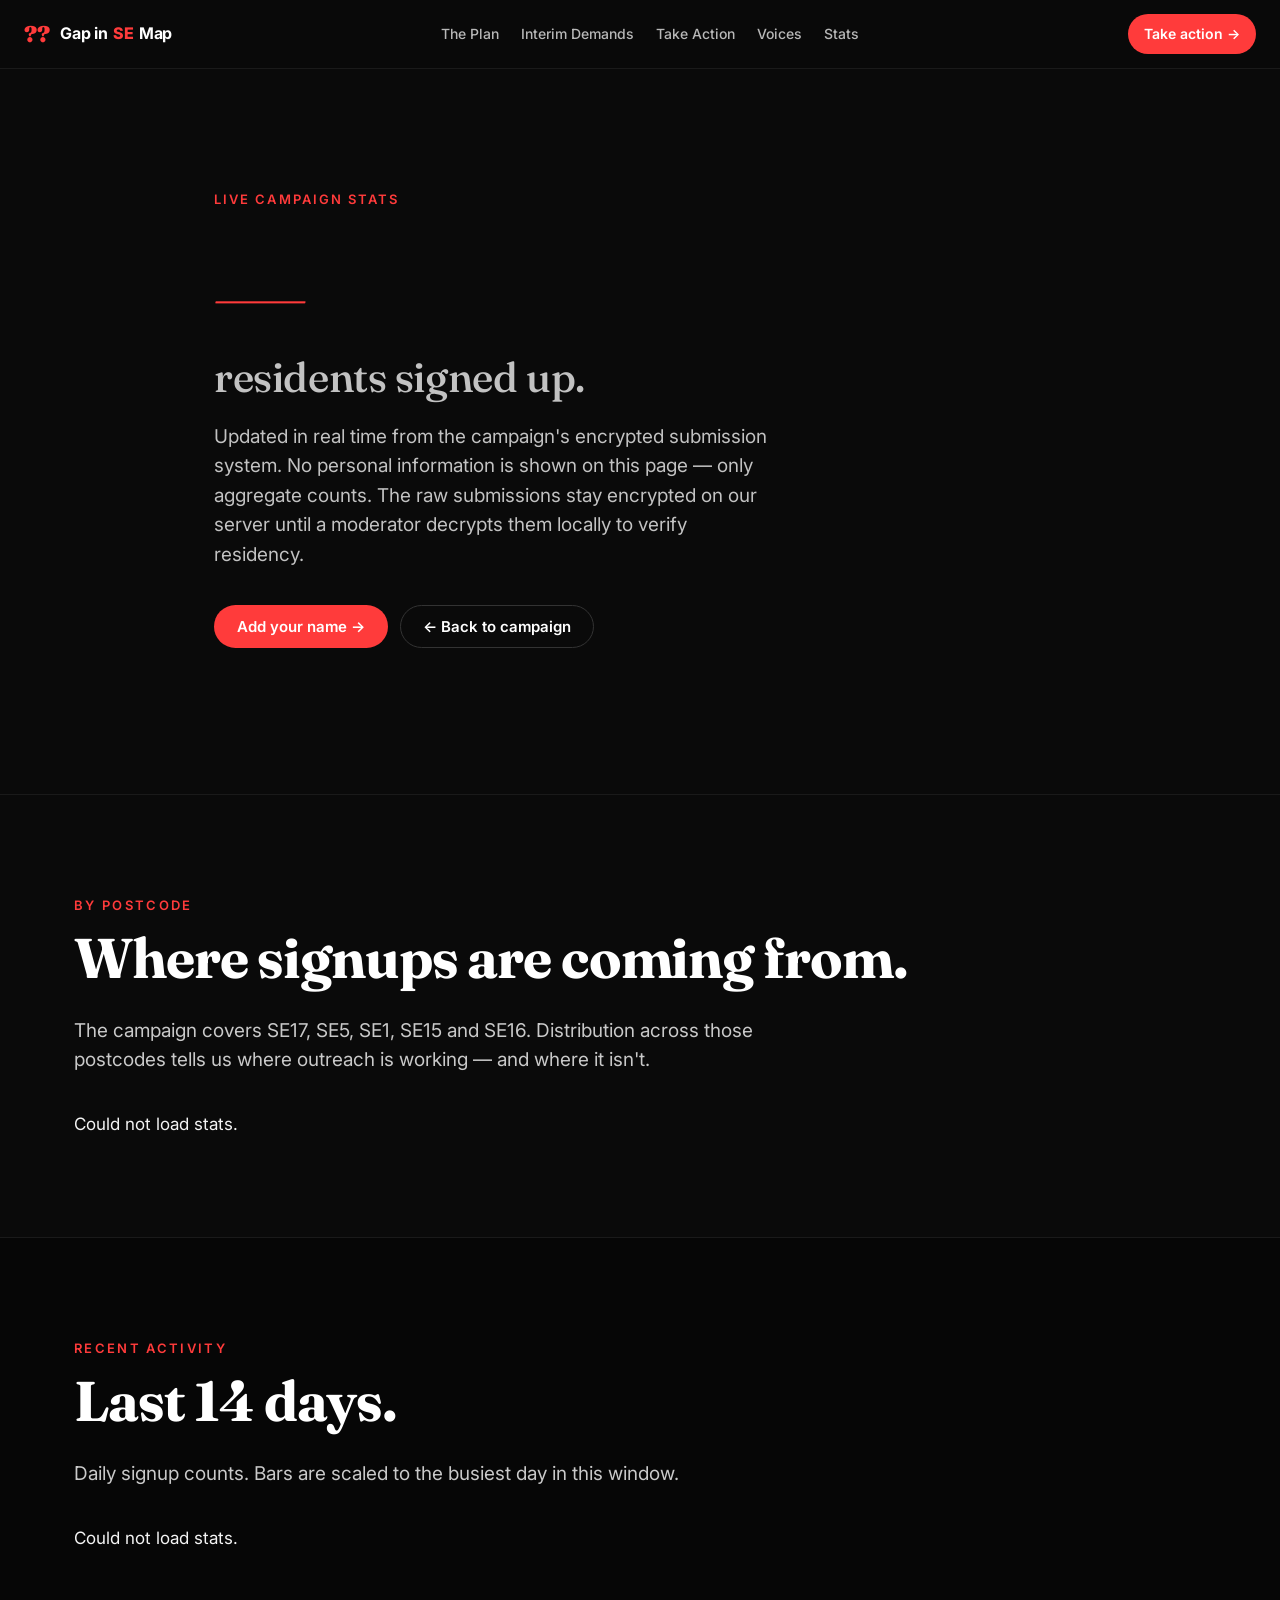
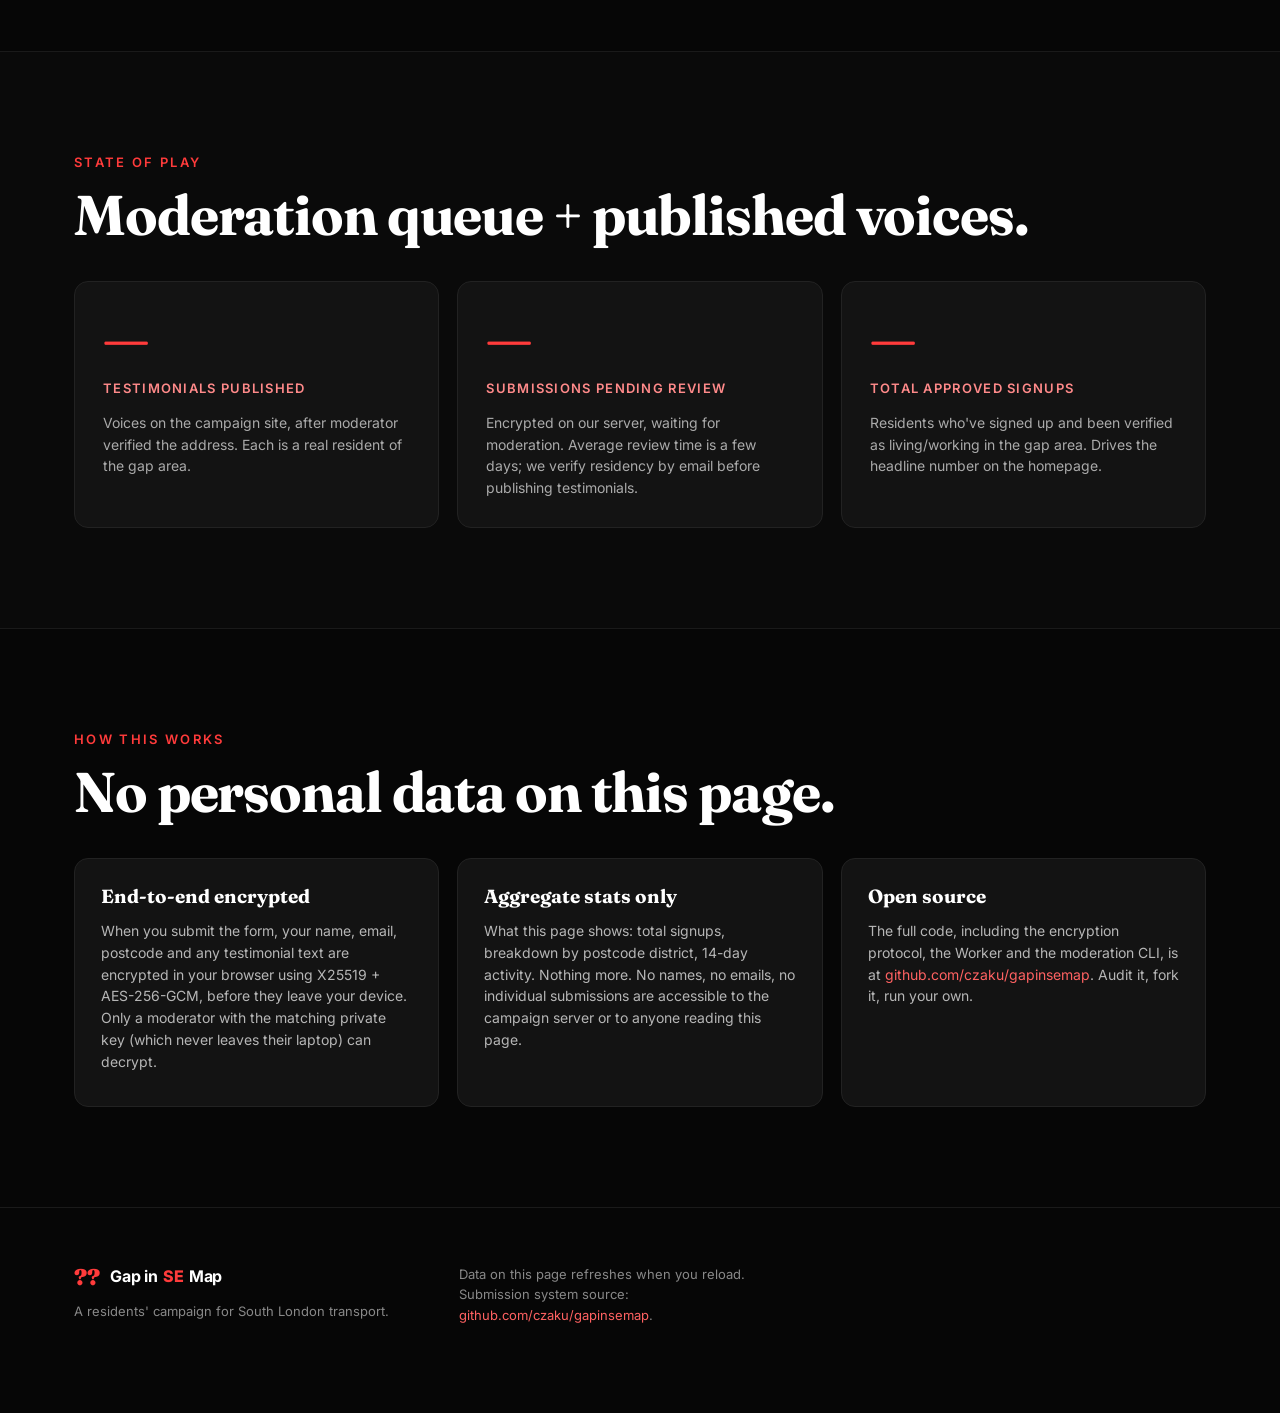
<file: stats.html>
<!doctype html>
<html lang="en">
<head>
<meta charset="utf-8">
<meta name="viewport" content="width=device-width, initial-scale=1, viewport-fit=cover">
<title>Gap in SE Map — Live stats</title>
<meta name="description" content="Live campaign stats: signups by postcode area, recent activity, testimonial count. Public, aggregate, no PII.">
<meta name="theme-color" content="#0a0a0a">
<link rel="preconnect" href="https://fonts.googleapis.com">
<link rel="preconnect" href="https://fonts.gstatic.com" crossorigin>
<link href="https://fonts.googleapis.com/css2?family=Inter:wght@400;500;600;700;800&family=Fraunces:wght@500;700;900&display=swap" rel="stylesheet">
<link rel="stylesheet" href="style.css">
</head>
<body class="stats-page">

<header class="nav">
  <a href="index.html" class="brand">
    <span class="brand-mark" aria-hidden="true">??</span>
    <span class="brand-text">Gap in <span class="se">SE</span> Map</span>
  </a>
  <nav class="nav-links" aria-label="Primary">
    <a href="index.html#asks">The Plan</a>
    <a href="index.html#interim">Interim Demands</a>
    <a href="index.html#act">Take Action</a>
    <a href="index.html#voices">Voices</a>
    <a href="stats.html" aria-current="page">Stats</a>
  </nav>
  <a href="index.html#act" class="nav-cta">Take action →</a>
</header>

<main id="top">

<section class="hero stats-hero">
  <div class="hero-inner">
    <p class="kicker">Live campaign stats</p>
    <h1 class="hero-title">
      <span id="big-total">—</span><br>
      <span class="stats-h1-sub">residents signed up.</span>
    </h1>
    <p class="hero-sub">
      Updated in real time from the campaign's encrypted submission system.
      No personal information is shown on this page — only aggregate counts.
      The raw submissions stay encrypted on our server until a moderator decrypts
      them locally to verify residency.
    </p>
    <div class="hero-ctas">
      <a href="index.html#act" class="btn btn-primary">Add your name →</a>
      <a href="index.html" class="btn btn-ghost">← Back to campaign</a>
    </div>
  </div>
</section>

<section class="section">
  <div class="container">
    <p class="section-eyebrow">By postcode</p>
    <h2 class="section-title">Where signups are coming from.</h2>
    <p class="lede">
      The campaign covers SE17, SE5, SE1, SE15 and SE16. Distribution across
      those postcodes tells us where outreach is working — and where it isn't.
    </p>
    <div class="bar-chart" id="area-chart" aria-live="polite">
      <p class="muted small">Loading…</p>
    </div>
  </div>
</section>

<section class="section section-alt">
  <div class="container">
    <p class="section-eyebrow">Recent activity</p>
    <h2 class="section-title">Last 14 days.</h2>
    <p class="lede">Daily signup counts. Bars are scaled to the busiest day in this window.</p>
    <div class="sparkline-wrap" id="activity-chart" aria-live="polite">
      <p class="muted small">Loading…</p>
    </div>
  </div>
</section>

<section class="section">
  <div class="container">
    <p class="section-eyebrow">State of play</p>
    <h2 class="section-title">Moderation queue + published voices.</h2>
    <div class="state-grid">
      <div class="state-card">
        <div class="state-num" id="state-published">—</div>
        <div class="state-label">testimonials published</div>
        <p>
          Voices on the campaign site, after moderator verified the address. Each is a
          real resident of the gap area.
        </p>
      </div>
      <div class="state-card">
        <div class="state-num" id="state-pending">—</div>
        <div class="state-label">submissions pending review</div>
        <p>
          Encrypted on our server, waiting for moderation. Average review time is
          a few days; we verify residency by email before publishing testimonials.
        </p>
      </div>
      <div class="state-card">
        <div class="state-num" id="state-approved">—</div>
        <div class="state-label">total approved signups</div>
        <p>
          Residents who've signed up and been verified as living/working in the gap
          area. Drives the headline number on the homepage.
        </p>
      </div>
    </div>
  </div>
</section>

<section class="section section-alt">
  <div class="container">
    <p class="section-eyebrow">How this works</p>
    <h2 class="section-title">No personal data on this page.</h2>
    <div class="rights-grid">
      <article class="right-card">
        <h3>End-to-end encrypted</h3>
        <p>
          When you submit the form, your name, email, postcode and any testimonial
          text are encrypted in your browser using X25519 + AES-256-GCM, before
          they leave your device. Only a moderator with the matching private key
          (which never leaves their laptop) can decrypt.
        </p>
      </article>
      <article class="right-card">
        <h3>Aggregate stats only</h3>
        <p>
          What this page shows: total signups, breakdown by postcode district,
          14-day activity. Nothing more. No names, no emails, no individual
          submissions are accessible to the campaign server or to anyone reading
          this page.
        </p>
      </article>
      <article class="right-card">
        <h3>Open source</h3>
        <p>
          The full code, including the encryption protocol, the Worker and the
          moderation CLI, is at
          <a href="https://github.com/czaku/gapinsemap" target="_blank" rel="noopener">github.com/czaku/gapinsemap</a>.
          Audit it, fork it, run your own.
        </p>
      </article>
    </div>
  </div>
</section>

</main>

<footer class="footer">
  <div class="container footer-inner">
    <div>
      <p class="brand"><span class="brand-mark">??</span> <span class="brand-text">Gap in <span class="se">SE</span> Map</span></p>
      <p class="muted small">A residents' campaign for South London transport.</p>
    </div>
    <div>
      <p class="muted small">Data on this page refreshes when you reload.<br>
         Submission system source: <a href="https://github.com/czaku/gapinsemap" target="_blank" rel="noopener">github.com/czaku/gapinsemap</a>.</p>
    </div>
  </div>
</footer>

<script src="data.js"></script>
<script>
(function () {
  // Worker base URL is configured in data.js (campaign.api.url). Single source of truth.
  function api() {
    return (window.CAMPAIGN && window.CAMPAIGN.api && window.CAMPAIGN.api.url) || "";
  }

  const $ = (id) => document.getElementById(id);

  function setText(id, value) {
    const el = $(id); if (el) el.textContent = value;
  }

  function fmt(n) { return Number(n || 0).toLocaleString("en-GB"); }

  function renderAreaChart(byArea) {
    const host = $("area-chart");
    if (!host) return;
    while (host.firstChild) host.removeChild(host.firstChild);

    const sortable = ["SE17", "SE5", "SE1", "SE15", "SE16"];
    const others = Object.keys(byArea).filter((k) => !sortable.includes(k));
    const order = sortable.concat(others);
    const max = Math.max(1, ...order.map((k) => byArea[k] || 0));

    if (Object.keys(byArea).length === 0) {
      const p = document.createElement("p");
      p.className = "muted small";
      p.textContent = "No signups yet. Be the first.";
      host.appendChild(p);
      return;
    }

    for (const k of order) {
      const v = byArea[k] || 0;
      if (v === 0 && !sortable.includes(k)) continue;
      const row = document.createElement("div");
      row.className = "bar-row";

      const label = document.createElement("span");
      label.className = "bar-label";
      label.textContent = k;
      row.appendChild(label);

      const track = document.createElement("div");
      track.className = "bar-track";
      const fill = document.createElement("div");
      fill.className = "bar-fill";
      fill.style.width = (v / max * 100) + "%";
      track.appendChild(fill);
      row.appendChild(track);

      const value = document.createElement("span");
      value.className = "bar-value";
      value.textContent = fmt(v);
      row.appendChild(value);

      host.appendChild(row);
    }
  }

  function renderActivity(recentDays) {
    const host = $("activity-chart");
    if (!host) return;
    while (host.firstChild) host.removeChild(host.firstChild);

    if (!recentDays || recentDays.length === 0) {
      const p = document.createElement("p");
      p.className = "muted small";
      p.textContent = "No activity in the last 14 days.";
      host.appendChild(p);
      return;
    }

    // Build a 14-day window with zeros for missing days
    const today = Math.floor(Date.now() / 86400000);
    const map = new Map();
    for (const r of recentDays) map.set(Math.floor(r.day / 86400000), r.n);
    const days = [];
    for (let i = 13; i >= 0; i--) {
      const d = today - i;
      days.push({ day: d * 86400000, n: map.get(d) || 0 });
    }
    const max = Math.max(1, ...days.map((d) => d.n));

    const chart = document.createElement("div");
    chart.className = "sparkline";
    for (const d of days) {
      const bar = document.createElement("div");
      bar.className = "spark-bar";
      bar.style.height = (d.n / max * 100) + "%";
      bar.title =
        new Date(d.day).toLocaleDateString("en-GB", { weekday: "short", day: "numeric", month: "short" }) +
        ": " + fmt(d.n);
      chart.appendChild(bar);
    }
    host.appendChild(chart);
  }

  function showError() {
    setText("big-total", "—");
    for (const id of ["state-published", "state-pending", "state-approved"]) setText(id, "—");
    const host1 = $("area-chart"), host2 = $("activity-chart");
    if (host1) host1.textContent = "Could not load stats.";
    if (host2) host2.textContent = "Could not load stats.";
  }

  async function load() {
    const url = api();
    if (!url) { showError(); return; }
    try {
      const r = await fetch(url + "/count", { cache: "no-cache" });
      if (!r.ok) throw new Error("status " + r.status);
      const data = await r.json();
      setText("big-total", fmt(data.total));
      const status = data.by_status || {};
      setText("state-pending",  fmt(status.pending  || 0));
      setText("state-approved", fmt(status.approved || 0));
      // Published count comes from testimonials.json; total approved drives the
      // signups headline. Try to read testimonials.json for the published count.
      fetch("testimonials.json", { cache: "no-cache" })
        .then((r) => r.ok ? r.json() : null)
        .then((t) => setText(
          "state-published",
          fmt((t && Array.isArray(t.entries) && t.entries.length) || 0)
        ))
        .catch(() => setText("state-published", "0"));

      renderAreaChart(data.by_area || {});
      renderActivity(data.recent_days || []);
    } catch (err) {
      console.warn("[stats] failed:", err.message);
      showError();
    }
  }

  load();
})();
</script>

</body>
</html>
</file>
<file: style.css>
/* ---------- Reset / base ---------- */
*, *::before, *::after { box-sizing: border-box; }
html { scroll-behavior: smooth; -webkit-text-size-adjust: 100%; }
body {
  margin: 0;
  font-family: 'Inter', system-ui, -apple-system, Segoe UI, Roboto, sans-serif;
  background: #0a0a0a;
  color: #f4f4f4;
  font-size: 17px;
  line-height: 1.55;
  -webkit-font-smoothing: antialiased;
  overflow-x: hidden;
}
html { overflow-x: hidden; }
img, svg { max-width: 100%; display: block; }
a { color: #ff6262; text-decoration: none; transition: color .15s ease; }
a:hover { color: #ff9090; }
strong { color: #ffffff; font-weight: 600; }
em { color: #ddd; }
code { font-family: ui-monospace, SF Mono, Menlo, monospace; background: #1a1a1a; padding: 1px 6px; border-radius: 4px; font-size: 0.92em; color: #ffd6d6; }
.visually-hidden { position: absolute !important; width: 1px; height: 1px; padding: 0; margin: -1px; overflow: hidden; clip: rect(0,0,0,0); border: 0; }

/* ---------- Layout ---------- */
.container { max-width: 1180px; margin: 0 auto; padding: 0 16px; }
@media (min-width: 600px) { .container { padding: 0 24px; } }
.section { padding: 72px 0; border-top: 1px solid #1a1a1a; }
@media (min-width: 760px) { .section { padding: 100px 0; } }
.section-alt { background: #060606; }
.section-eyebrow { font-size: 13px; letter-spacing: 0.18em; text-transform: uppercase; color: #ff3b3b; margin: 0 0 14px; font-weight: 600; }
.section-title { font-family: 'Fraunces', Georgia, serif; font-size: clamp(32px, 4.5vw, 56px); line-height: 1.05; margin: 0 0 28px; color: #fff; font-weight: 700; letter-spacing: -0.02em; }
.lede { font-size: 19px; max-width: 720px; color: #c9c9c9; }
.footnote { margin-top: 40px; color: #888; font-size: 13px; max-width: 760px; line-height: 1.5; }
.muted { color: #888; }
.small { font-size: 13px; }

/* ---------- Nav ---------- */
.nav {
  position: sticky; top: 0; z-index: 50;
  display: flex; align-items: center; justify-content: space-between; gap: 12px;
  padding: 12px 16px;
  background: rgba(10,10,10,0.85);
  backdrop-filter: saturate(140%) blur(12px);
  -webkit-backdrop-filter: saturate(140%) blur(12px);
  border-bottom: 1px solid #1a1a1a;
}
@media (min-width: 600px) { .nav { padding: 14px 24px; gap: 24px; } }
.brand { display: inline-flex; align-items: center; gap: 10px; color: #fff; font-weight: 700; }
.brand-mark { font-family: 'Fraunces', serif; font-size: 22px; font-weight: 900; color: #ff3b3b; line-height: 1; }
.brand-text { font-size: 16px; letter-spacing: -0.01em; }
.brand-text .se { color: #ff3b3b; font-weight: 800; letter-spacing: 0; padding: 0 1px; }
.nav-links { display: none; gap: 22px; }
.nav-links a { color: #b8b8b8; font-size: 14px; font-weight: 500; }
.nav-links a:hover { color: #fff; }
.nav-cta {
  display: inline-flex; align-items: center; padding: 8px 14px;
  background: #ff3b3b; color: #fff; border-radius: 999px; font-size: 13px; font-weight: 600;
  white-space: nowrap;
}
.nav-cta:hover { background: #ff5b5b; color: #fff; }
@media (min-width: 600px) { .nav-cta { padding: 9px 16px; font-size: 14px; } }
@media (min-width: 880px) { .nav-links { display: inline-flex; } }

/* ---------- Hero ---------- */
.hero {
  display: grid; gap: 36px;
  padding: 56px 16px 72px;
  max-width: 1280px; margin: 0 auto;
  grid-template-columns: 1fr;
  align-items: center;
}
@media (min-width: 600px) { .hero { padding: 72px 24px 90px; } }
@media (min-width: 960px) { .hero { grid-template-columns: 1.1fr 1fr; padding: 120px 24px 140px; gap: 60px; } }
.hero-inner { min-width: 0; }
.kicker { color: #ff3b3b; font-size: 13px; letter-spacing: 0.16em; text-transform: uppercase; font-weight: 600; margin: 0 0 18px; }
.hero-title {
  font-family: 'Fraunces', Georgia, serif;
  font-size: clamp(44px, 9vw, 110px);
  line-height: 0.95;
  margin: 0 0 24px;
  font-weight: 800;
  letter-spacing: -0.035em;
  color: #fff;
  overflow-wrap: break-word;
}
.hero-title .hl { color: #ff3b3b; font-style: italic; }
.hero-title .se-display {
  color: #ff3b3b;
  font-style: normal;
  letter-spacing: -0.02em;
  position: relative;
  display: inline-block;
  padding: 0 0.08em;
}
.hero-title .se-display::after {
  content: '';
  position: absolute;
  left: -2%; right: -2%; top: -6%; bottom: -6%;
  border: 3px solid rgba(255,59,59,0.35);
  border-radius: 8px;
  z-index: -1;
}
.hero-sub { font-size: 19px; color: #c2c2c2; max-width: 560px; margin: 0 0 36px; line-height: 1.55; }
.hero-ctas { display: flex; flex-wrap: wrap; gap: 12px; margin-bottom: 56px; }
.hero-stats {
  display: grid; grid-template-columns: repeat(2, minmax(0,1fr)); gap: 24px;
  list-style: none; margin: 0; padding: 0;
}
@media (min-width: 600px) { .hero-stats { grid-template-columns: repeat(4, 1fr); } }
.hero-stats li { border-left: 2px solid #ff3b3b; padding-left: 14px; }
.hero-stats strong { display: block; font-family: 'Fraunces', serif; font-size: clamp(22px, 5vw, 30px); font-weight: 700; color: #fff; line-height: 1; margin-bottom: 6px; }
.hero-stats span { font-size: 12px; color: #888; line-height: 1.35; display: block; }
.hero-stats li { min-width: 0; }
.hero-map { background: #101010; border-radius: 16px; overflow: hidden; border: 1px solid #1f1f1f; }

/* ---------- Buttons ---------- */
.btn {
  display: inline-flex; align-items: center; justify-content: center;
  padding: 13px 22px; border-radius: 999px; font-weight: 600; font-size: 15px;
  border: 1px solid transparent; cursor: pointer; transition: all .15s ease;
  font-family: inherit; line-height: 1;
}
.btn-primary { background: #ff3b3b; color: #fff; }
.btn-primary:hover { background: #ff5b5b; color: #fff; }
.btn-secondary { background: #fff; color: #0a0a0a; }
.btn-secondary:hover { background: #ddd; color: #0a0a0a; }
.btn-ghost { background: transparent; color: #fff; border-color: #333; }
.btn-ghost:hover { background: #1a1a1a; color: #fff; }
.btn-block { width: 100%; }

/* ---------- Two col ---------- */
.two-col { display: grid; gap: 40px; grid-template-columns: 1fr; }
@media (min-width: 860px) { .two-col { grid-template-columns: 1.4fr 1fr; gap: 60px; } }
.callout {
  background: #131313; border: 1px solid #222; border-radius: 14px;
  padding: 28px;
}
.callout h3 { margin: 0 0 14px; font-family: 'Fraunces', serif; font-size: 22px; color: #fff; }
.ghost-list { padding-left: 18px; margin: 0 0 16px; color: #c9c9c9; }
.ghost-list li { margin-bottom: 8px; }

/* ---------- Stat grid ---------- */
.stat-grid {
  display: grid; gap: 18px; margin-top: 36px;
  grid-template-columns: 1fr;
}
@media (min-width: 700px) { .stat-grid { grid-template-columns: repeat(2, 1fr); } }
@media (min-width: 1040px) { .stat-grid { grid-template-columns: repeat(3, 1fr); } }
.stat-card {
  background: #131313; border: 1px solid #222; border-radius: 14px; padding: 26px;
}
.stat-num { font-family: 'Fraunces', serif; font-size: 44px; line-height: 1; color: #fff; font-weight: 700; letter-spacing: -0.02em; }
.stat-label { font-size: 13px; text-transform: uppercase; letter-spacing: 0.1em; color: #ff3b3b; margin: 10px 0 14px; font-weight: 600; }
.stat-card p { color: #aaa; font-size: 14px; margin: 0; line-height: 1.55; }
.stat-emph { background: linear-gradient(180deg, #1d0a0a, #131313); border-color: #4a1a1a; }
.stat-emph .stat-num { color: #ff3b3b; }

/* ---------- Asks ---------- */
.asks { list-style: none; padding: 0; counter-reset: ask; margin: 40px 0 0; display: grid; gap: 18px; }
.asks > li { background: #131313; border: 1px solid #222; border-radius: 14px; padding: 28px 30px; }
.asks h3 { font-family: 'Fraunces', serif; font-size: 22px; margin: 0 0 12px; color: #fff; display: flex; align-items: center; gap: 14px; flex-wrap: wrap; }
.ask-num { background: #ff3b3b; color: #fff; font-family: 'Inter', sans-serif; font-size: 12px; padding: 4px 10px; border-radius: 999px; letter-spacing: 0.05em; font-weight: 700; }
.asks p { color: #bbb; margin: 0; }

/* ---------- Action grid ---------- */
.section-act { background: linear-gradient(180deg, #0a0a0a, #0d0606 60%); }
.action-grid {
  display: grid; gap: 18px; margin-top: 36px;
  grid-template-columns: 1fr;
}
@media (min-width: 760px) { .action-grid { grid-template-columns: repeat(2, 1fr); } }
@media (min-width: 1100px) { .action-grid { grid-template-columns: repeat(3, 1fr); } }
.action-card {
  background: #131313; border: 1px solid #232323; border-radius: 16px;
  padding: 28px; display: flex; flex-direction: column; gap: 14px; position: relative;
}
.action-num {
  position: absolute; top: 18px; right: 22px;
  font-family: 'Fraunces', serif; font-size: 28px; color: #ff3b3b; font-weight: 700; line-height: 1;
  opacity: 0.7;
}
.action-card h3 { font-family: 'Fraunces', serif; font-size: 22px; margin: 0; color: #fff; padding-right: 40px; }
.action-card p { color: #aaa; margin: 0; font-size: 15px; }
.action-card .btn { margin-top: auto; }
.signup { display: flex; flex-direction: column; gap: 10px; margin-top: auto; }
.signup input[type="text"], .signup input[type="email"] {
  background: #0a0a0a; border: 1px solid #2a2a2a; padding: 12px 14px;
  color: #fff; border-radius: 10px; font-size: 15px; font-family: inherit;
  transition: border-color .15s ease;
}
.signup input:focus { outline: none; border-color: #ff3b3b; }
.signup input::placeholder { color: #666; }
.check { display: flex; align-items: center; gap: 10px; font-size: 13px; color: #aaa; }
.check input { accent-color: #ff3b3b; }
.form-note { font-size: 11px; color: #666; margin: 0; text-align: center; }
.success { background: #112112; border: 1px solid #1f4a25; padding: 10px 14px; color: #87f59c; border-radius: 10px; font-size: 14px; }

.mp-picker { display: flex; flex-direction: column; gap: 10px; margin-top: auto; }
.mp-picker select {
  background: #0a0a0a; border: 1px solid #2a2a2a; padding: 12px 14px;
  color: #fff; border-radius: 10px; font-size: 15px; font-family: inherit;
}
.mp-picker label { font-size: 13px; color: #aaa; }

.action-share .share-row { display: flex; flex-wrap: wrap; gap: 8px; margin-top: auto; }
.action-share .btn { padding: 10px 14px; font-size: 13px; }
.action-petition { background: linear-gradient(180deg, #131313, #1a0606); border-color: #401a1a; }

/* ---------- Rights ---------- */
.rights-grid {
  display: grid; gap: 18px; margin-top: 36px;
  grid-template-columns: 1fr;
}
@media (min-width: 760px) { .rights-grid { grid-template-columns: repeat(2, 1fr); } }
@media (min-width: 1040px) { .rights-grid { grid-template-columns: repeat(3, 1fr); } }
.right-card { background: #131313; border: 1px solid #222; border-radius: 14px; padding: 26px; }
.right-card h3 { font-family: 'Fraunces', serif; font-size: 19px; margin: 0 0 12px; color: #fff; line-height: 1.25; }
.right-card p { color: #b6b6b6; font-size: 14px; margin: 0 0 8px; }
.right-emph { background: linear-gradient(180deg, #1d0a0a, #131313); border-color: #4a1a1a; }
.right-emph h3 { color: #ff8a8a; }

/* ---------- FAQ ---------- */
details {
  border-top: 1px solid #1a1a1a;
  padding: 22px 4px;
  margin-top: 0;
}
details:last-of-type { border-bottom: 1px solid #1a1a1a; }
summary {
  cursor: pointer;
  font-family: 'Fraunces', serif; font-size: 22px; color: #fff; font-weight: 600;
  display: flex; align-items: center; justify-content: space-between; gap: 16px;
  list-style: none;
}
summary::-webkit-details-marker { display: none; }
summary::after { content: '+'; font-size: 28px; color: #ff3b3b; transition: transform .2s ease; line-height: 1; font-weight: 400; }
details[open] summary::after { content: '−'; }
details p, details ul { color: #bbb; font-size: 15px; margin-top: 14px; }
details ul { padding-left: 18px; }
details li { margin-bottom: 6px; }

/* ---------- Footer ---------- */
.footer { background: #060606; border-top: 1px solid #1a1a1a; padding: 56px 0 80px; }
.footer-inner { display: grid; gap: 24px; grid-template-columns: 1fr; }
@media (min-width: 760px) { .footer-inner { grid-template-columns: repeat(3, 1fr); } }
.footer p { margin: 0 0 8px; }
.footer .brand { margin-bottom: 12px; font-size: 18px; }

/* ---------- Sign-up strip ---------- */
.signup-strip {
  position: relative;
  background: linear-gradient(90deg, #1d0a0a 0%, #2d1010 50%, #1d0a0a 100%);
  border-bottom: 1px solid #401a1a;
  padding: 14px 0;
}
.signup-strip-inner {
  display: flex; flex-wrap: wrap; align-items: center; gap: 14px;
  font-size: 14px;
}
.strip-count strong {
  font-family: 'Fraunces', serif; font-size: 22px; color: #ff8a8a; margin-right: 6px;
}
.strip-count span { color: #ddd; }
.strip-sep { color: #555; }
.strip-cta-text { color: #aaa; flex: 1; min-width: 0; }
.btn-sm { padding: 8px 14px; font-size: 13px; }

/* ---------- Interim demands ---------- */
.section-interim {
  background: linear-gradient(180deg, #060606 0%, #0a0606 100%);
  border-top: 1px solid #1a1a1a;
}
.alt-eyebrow { color: #fa7b35; }

.quote-stack { margin: 36px 0 56px; display: grid; gap: 18px; }
.quote-stack > h3 {
  margin: 0 0 8px; font-family: 'Fraunces', serif; font-size: 22px; color: #fff;
}
blockquote.statute {
  margin: 0; padding: 22px 26px;
  background: #131313;
  border: 1px solid #222;
  border-left: 4px solid #ff3b3b;
  border-radius: 10px;
}
.statute-cite {
  font-size: 12px; letter-spacing: 0.12em; text-transform: uppercase;
  color: #ff8a8a; font-weight: 700; margin: 0 0 10px;
}
.statute-text {
  font-family: 'Fraunces', serif; font-size: 17px; line-height: 1.55;
  color: #ececec; font-style: italic; margin: 0 0 12px;
}
.statute-text strong { font-style: normal; color: #fff; background: rgba(255,59,59,0.12); padding: 0 4px; border-radius: 2px; }
.statute-fail {
  margin: 0; padding-top: 12px; border-top: 1px dashed #2a2a2a;
  font-size: 14px; color: #c8c8c8;
}
.statute-fail strong { color: #ff8a8a; }

.bike-demand {
  background: linear-gradient(180deg, #131313, #1a0d05);
  border: 1px solid #3a2410;
  border-radius: 14px;
  padding: 32px 30px;
}
.bike-demand h3 {
  font-family: 'Fraunces', serif; font-size: clamp(22px, 3vw, 30px);
  margin: 6px 0 18px; color: #fff; line-height: 1.2;
}
.bike-demand p { color: #cfcfcf; }
.bike-asks {
  margin: 18px 0; padding: 0; list-style: none;
  display: grid; gap: 14px;
}
.bike-asks li {
  padding: 14px 18px; background: #0e0a07; border: 1px solid #2a1f12;
  border-radius: 10px; font-size: 15px; color: #c8c8c8;
}
.bike-asks li strong:first-child {
  color: #fa7b35; display: inline-block; min-width: 110px;
}
.bike-rationale {
  margin-top: 22px; padding: 16px 20px;
  background: rgba(250,123,53,0.08); border-radius: 10px;
  font-size: 15px; color: #d8d8d8;
}

/* ---------- Voices / Testimonials ---------- */
.testimonials {
  display: grid; gap: 18px; margin-top: 36px;
  grid-template-columns: 1fr;
}
@media (min-width: 760px) { .testimonials { grid-template-columns: repeat(2, 1fr); } }
@media (min-width: 1100px) { .testimonials { grid-template-columns: repeat(3, 1fr); } }
.testimonial {
  background: #131313; border: 1px solid #222; border-radius: 14px;
  padding: 26px; position: relative;
}
.testimonial::before {
  content: '"';
  position: absolute; top: -2px; left: 14px;
  font-family: 'Fraunces', serif; font-size: 80px; color: #ff3b3b;
  line-height: 1; opacity: 0.6;
}
.testimonial blockquote {
  margin: 18px 0 0; font-family: 'Fraunces', serif; font-size: 17px;
  line-height: 1.5; color: #ececec;
}
.testimonial cite {
  display: block; margin-top: 16px; font-size: 13px; color: #888;
  font-style: normal;
}
.testimonial cite strong { color: #fff; font-weight: 600; }
.testimonial-area {
  display: inline-block; background: rgba(255,59,59,0.12);
  color: #ff8a8a; padding: 2px 8px; border-radius: 999px;
  font-size: 11px; font-weight: 700; letter-spacing: 0.1em; margin-right: 8px;
}
.testimonial-verified {
  display: inline-flex; align-items: center; gap: 4px;
  color: #87f59c; font-size: 11px; font-weight: 600;
}

/* ---------- Form extension ---------- */
.form-extra {
  margin: 0 -2px;
  border: 1px solid #2a2a2a;
  border-radius: 10px;
  background: #0a0a0a;
}
.form-extra > summary {
  cursor: pointer; padding: 12px 14px; font-size: 13px; color: #ff8a8a;
  font-family: 'Inter', sans-serif; font-weight: 600;
}
.form-extra > summary::after { display: none; }
.form-extra[open] > summary { border-bottom: 1px solid #1a1a1a; }
.form-extra > textarea,
.form-extra > fieldset,
.form-extra > .check {
  margin: 12px 14px;
  display: block;
}
.form-extra textarea {
  width: calc(100% - 28px);
  background: #0a0a0a; border: 1px solid #2a2a2a; padding: 10px 12px;
  color: #fff; border-radius: 8px; font-size: 14px; font-family: inherit;
  resize: vertical; min-height: 60px;
}
.form-extra textarea:focus { outline: none; border-color: #ff3b3b; }
fieldset.display-pref {
  border: 1px solid #2a2a2a; border-radius: 8px; padding: 10px 14px;
  margin: 12px 14px;
}
fieldset.display-pref legend { font-size: 12px; color: #aaa; padding: 0 6px; }
fieldset.display-pref label {
  display: flex; align-items: center; gap: 8px;
  font-size: 13px; color: #ccc; margin: 4px 0;
}
fieldset.display-pref input[type="radio"] { accent-color: #ff3b3b; }

/* ---------- Stats page ---------- */
.stats-page .hero-title { font-size: clamp(56px, 12vw, 130px); }
.stats-h1-sub {
  display: block;
  font-size: 0.32em;
  letter-spacing: -0.01em;
  color: #c2c2c2;
  font-weight: 500;
  margin-top: 8px;
}
#big-total { color: #ff3b3b; font-style: italic; }

.stats-hero { padding: 80px 24px 60px; }
@media (min-width: 960px) { .stats-hero { padding: 120px 24px 90px; grid-template-columns: 1fr; max-width: 900px; } }

/* Bar chart */
.bar-chart { display: grid; gap: 14px; margin-top: 36px; max-width: 720px; }
.bar-row {
  display: grid; grid-template-columns: 60px 1fr 60px;
  align-items: center; gap: 14px;
}
.bar-label {
  font-family: 'Fraunces', serif; font-size: 16px; color: #fff;
  font-weight: 700; letter-spacing: 0.05em;
}
.bar-track {
  background: #131313; border: 1px solid #232323; border-radius: 999px;
  height: 22px; overflow: hidden;
}
.bar-fill {
  background: linear-gradient(90deg, #ff3b3b, #ff8a3b);
  height: 100%; border-radius: 999px;
  transition: width 0.6s ease;
}
.bar-value {
  font-family: 'Fraunces', serif; font-weight: 700;
  color: #fff; text-align: right; font-size: 16px;
}

/* Sparkline */
.sparkline-wrap { margin-top: 36px; }
.sparkline {
  display: flex; align-items: flex-end; gap: 10px; height: 200px;
  padding: 24px;
  background: #131313; border: 1px solid #232323; border-radius: 14px;
}
.spark-bar {
  flex: 1; background: linear-gradient(180deg, #ff8a3b, #ff3b3b);
  border-radius: 4px 4px 0 0; min-height: 2px;
  transition: height 0.6s ease;
}

/* State cards */
.state-grid {
  display: grid; gap: 18px; margin-top: 36px;
  grid-template-columns: 1fr;
}
@media (min-width: 760px) { .state-grid { grid-template-columns: repeat(3, 1fr); } }
.state-card {
  background: #131313; border: 1px solid #222; border-radius: 14px; padding: 28px;
}
.state-num {
  font-family: 'Fraunces', serif; font-size: 56px; line-height: 1;
  color: #ff3b3b; font-weight: 700; letter-spacing: -0.02em;
}
.state-label {
  font-size: 13px; text-transform: uppercase; letter-spacing: 0.1em;
  color: #ff8a8a; margin: 12px 0 14px; font-weight: 600;
}
.state-card p { color: #aaa; font-size: 14px; margin: 0; }

/* PoW indicator inside the form */
.pow-status {
  font-size: 12px; color: #aaa; padding: 8px 12px;
  background: #0a0a0a; border: 1px solid #2a2a2a; border-radius: 8px;
  display: none;
}
.pow-status.visible { display: block; }
.pow-status.solving { color: #ff8a8a; }
.pow-status.success { color: #87f59c; }

/* ---------- Print ---------- */
@media print {
  .nav, .hero-ctas, .action-grid, .footer { display: none; }
  body { background: #fff; color: #000; }
}
</file>
